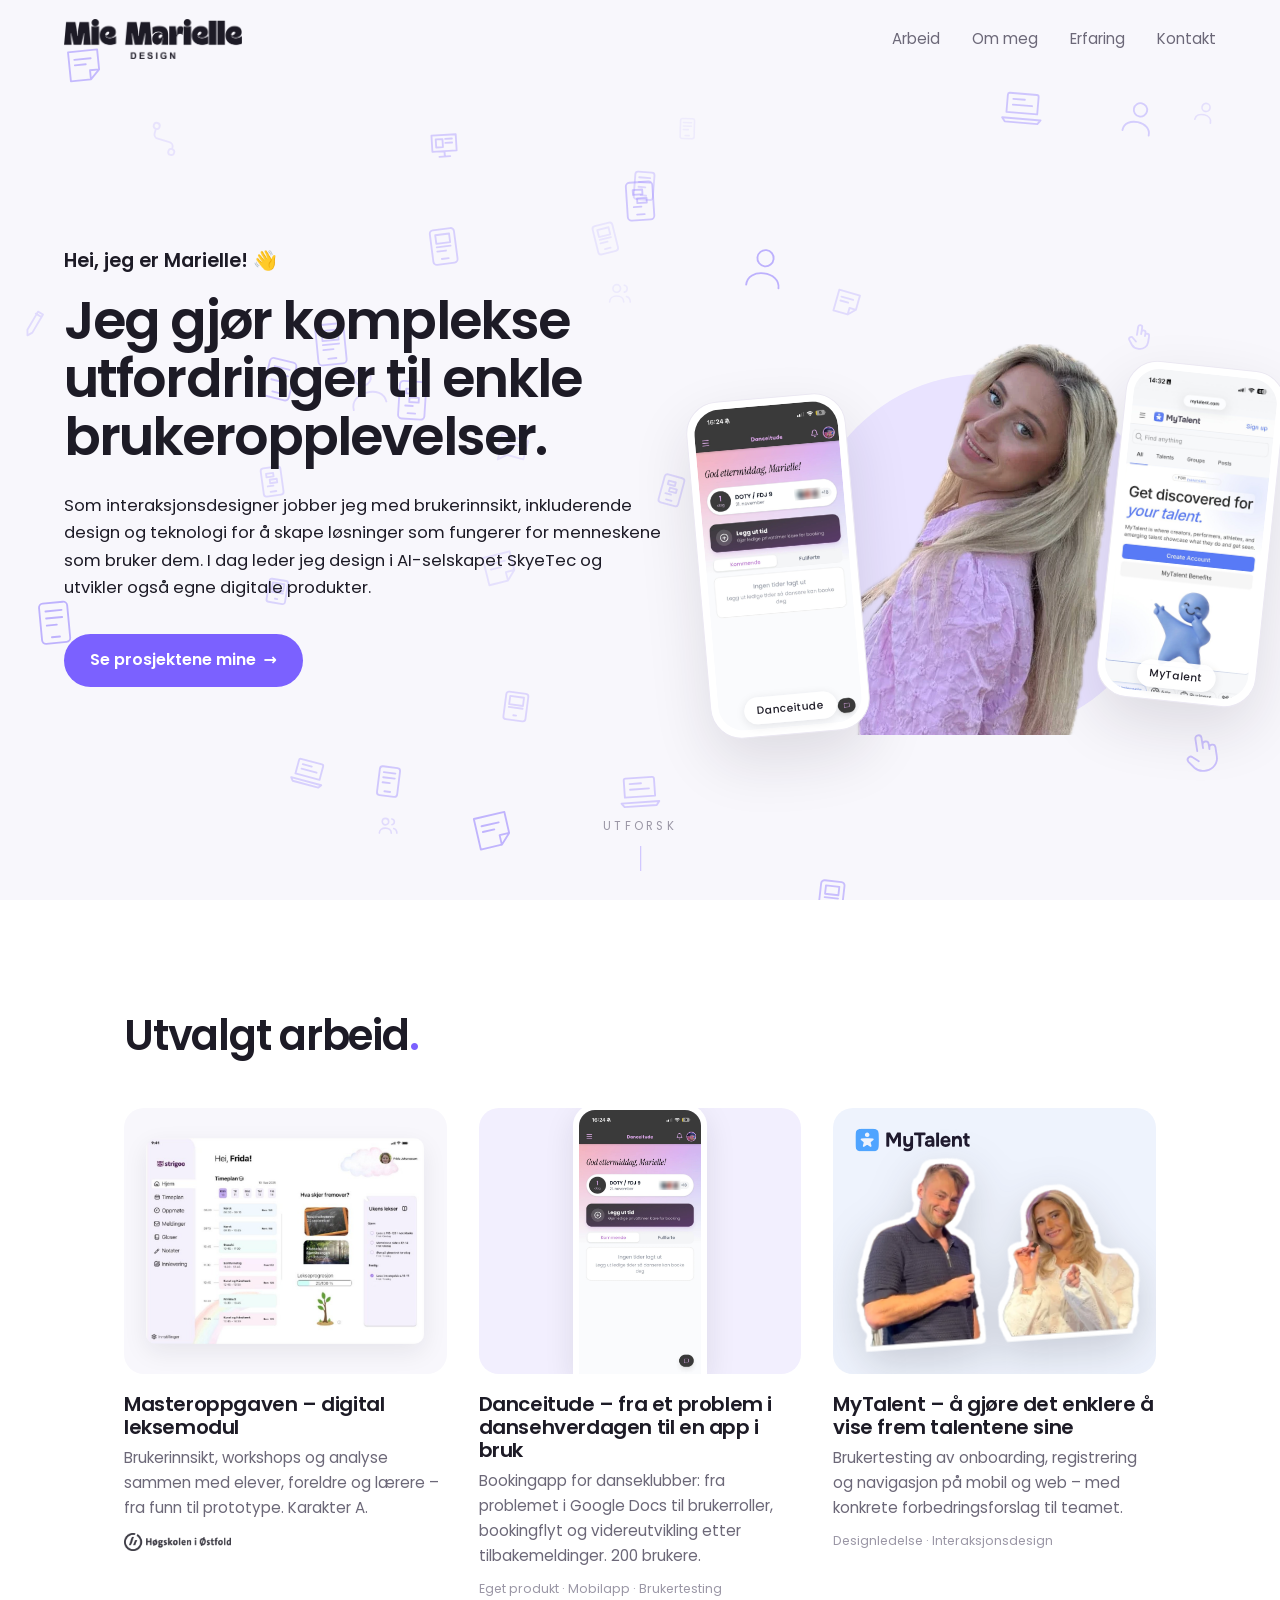
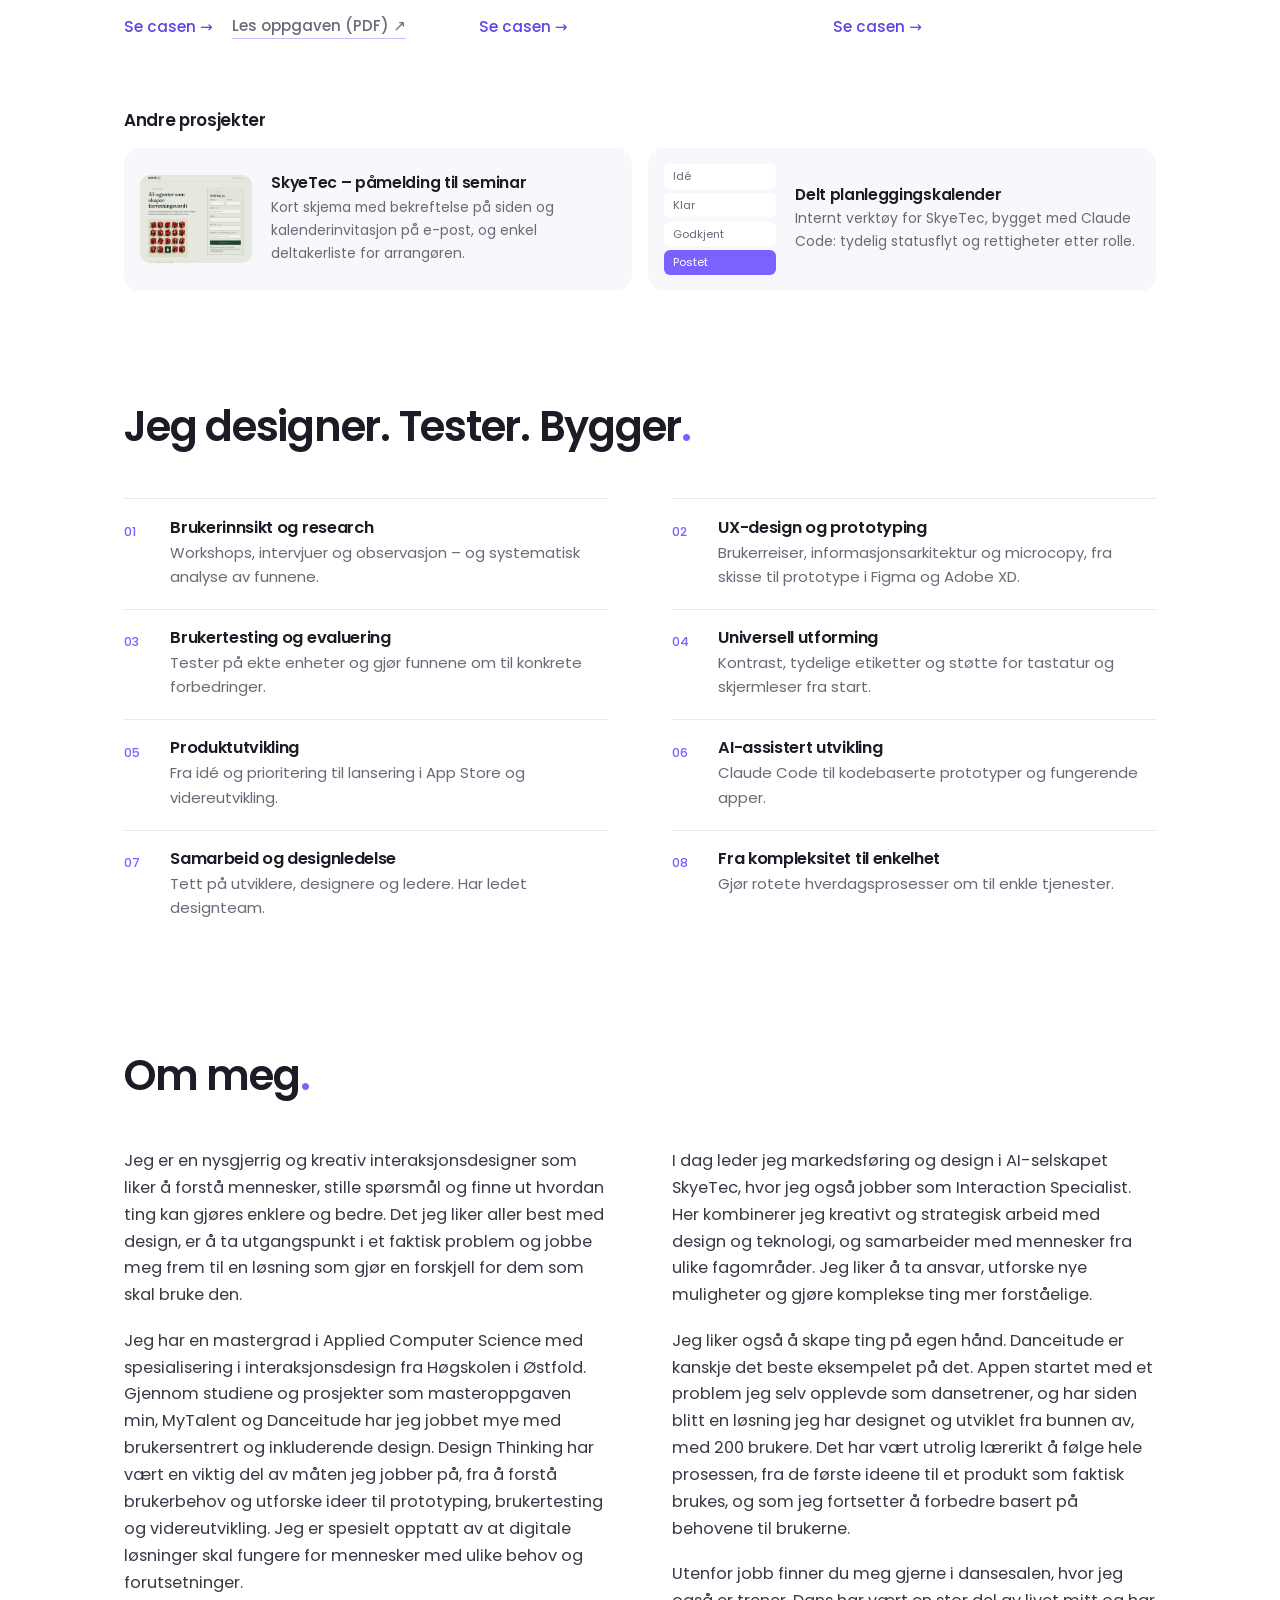
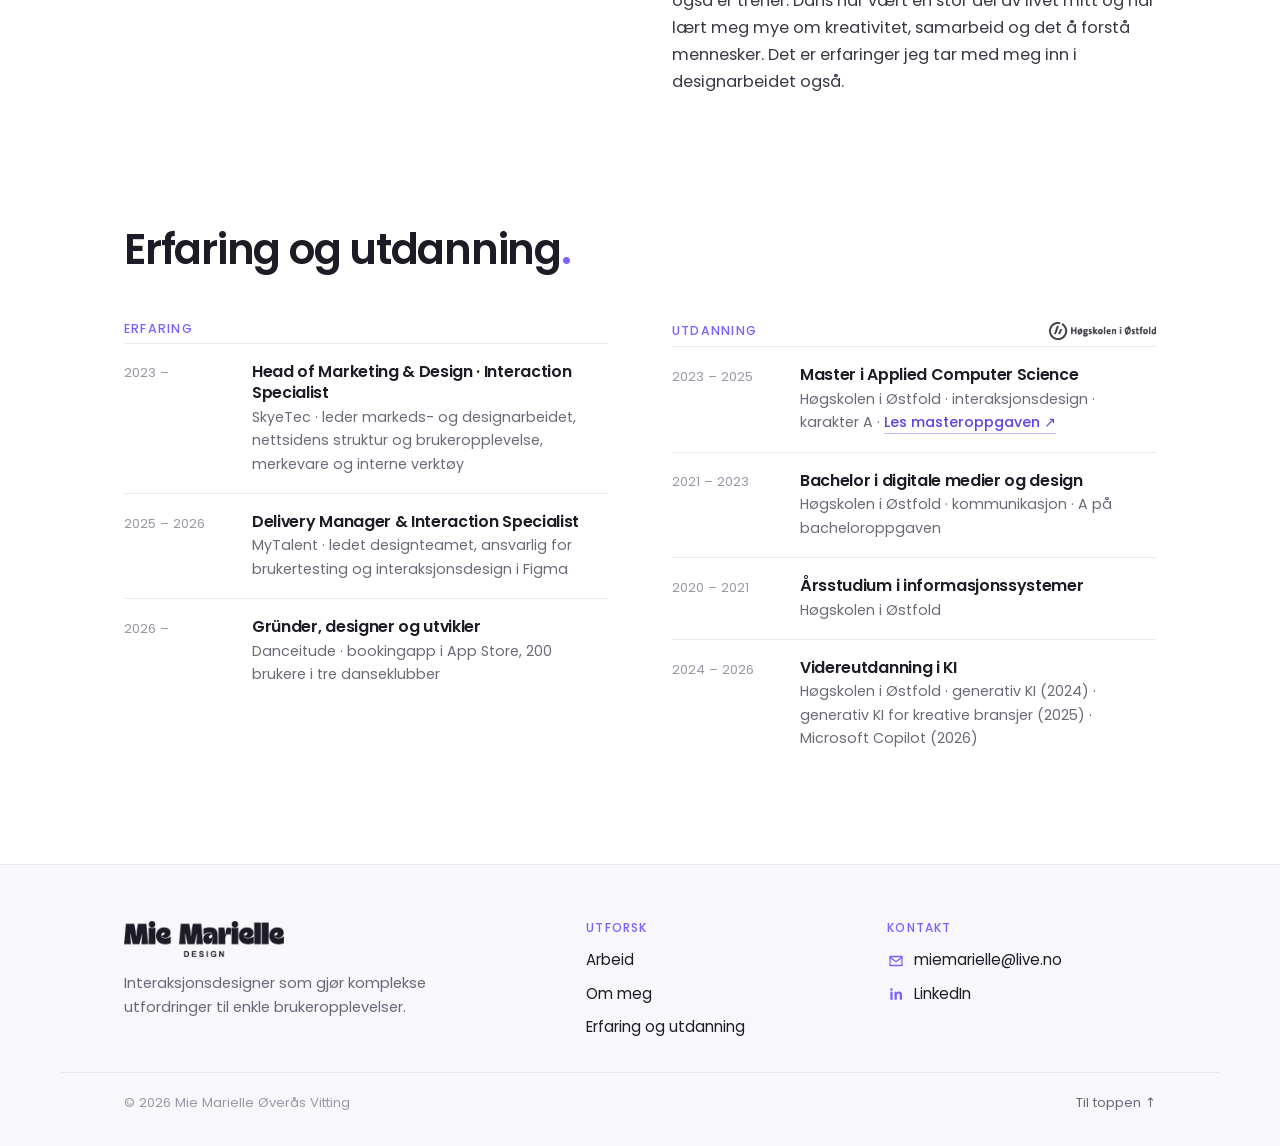
<file: index.html>
<!DOCTYPE html>
<html lang="no">
<head>
  <meta charset="utf-8">
  <meta name="viewport" content="width=device-width, initial-scale=1">
  <title>Mie Marielle — Head of Marketing &amp; Design · Interaction Specialist</title>
  <meta name="description" content="Portefølje for Mie Marielle Øverås Vitting: UX- og interaksjonsdesign, brukerinvolvering og prototyping.">
  <meta property="og:title" content="Mie Marielle Øverås Vitting – portefølje">
  <meta property="og:description" content="Utvalgte prosjekter innen UX- og interaksjonsdesign, brukerinvolvering og prototyping.">
  <meta property="og:image" content="https://mariellevitting.github.io/miemarielle-design/bilder/danceitude-hero.jpg">
  <meta property="og:url" content="https://mariellevitting.github.io/miemarielle-design/">
  <meta property="og:type" content="website">
  <link rel="preconnect" href="https://fonts.googleapis.com">
  <link rel="preconnect" href="https://fonts.gstatic.com" crossorigin>
  <link href="https://fonts.googleapis.com/css2?family=Poppins:ital,wght@0,400;0,500;0,600;0,700;0,800;1,400&display=swap" rel="stylesheet">
  <link rel="stylesheet" href="style.css?v=26">
</head>
<body>

<a class="hopp" href="#arbeid">Hopp til prosjektene</a>

<header class="topp">
  <a href="#" class="logo">
    <img src="bilder/logo-miemarielle.png" alt="Mie Marielle Design" width="190" height="43">
  </a>
  <nav>
    <a href="#arbeid">Arbeid</a>
    <a href="#om">Om meg</a>
    <a href="#erfaring">Erfaring</a>
    <a href="#kontakt">Kontakt</a>
  </nav>
</header>

<section class="hero">
  <canvas id="partikler" aria-hidden="true"></canvas>
  <div class="hero-rutenett">
    <div class="hero-innhold">
    <p class="hero-hei">Hei, jeg er Marielle! <span aria-hidden="true">👋</span></p>
    <h1>Jeg gjør komplekse utfordringer til enkle brukeropplevelser.</h1>
    <p class="ingress">Som interaksjonsdesigner jobber jeg med brukerinnsikt, inkluderende design og teknologi for å skape løsninger som fungerer for menneskene som bruker dem. I dag leder jeg design i AI-selskapet SkyeTec og utvikler også egne digitale produkter.</p>
    <div class="hero-handling">
      <a class="knapp" href="#arbeid">Se prosjektene mine <span aria-hidden="true">→</span></a>
    </div>
    </div>
    <div class="hero-enheter">
      <figure class="hero-meg">
        <span class="hero-sirkel" aria-hidden="true"></span>
        <img src="bilder/meg.webp" alt="Mie Marielle Øverås Vitting" width="511" height="749">
      </figure>
      <div class="telefon telefon-bak" aria-hidden="true"><img src="bilder/mytalent-explore.jpg" alt=""><span class="telefon-navn">MyTalent</span></div>
      <div class="telefon telefon-foran" aria-hidden="true"><img src="bilder/danceitude/trener-forside.jpg?v=2" alt=""><span class="telefon-navn">Danceitude</span></div>
    </div>
  </div>
  <a class="utforsk" href="#arbeid">Utforsk</a>
</section>

<main id="innhold">

  <section id="arbeid" class="arbeid">
    <h2 class="seksjon-tittel">Utvalgt arbeid</h2>
    <div class="prosjekter">
      <div class="prosjekt">
        <a class="prosjekt-dekke" href="masteroppgave.html" aria-label="Se casen: Masteroppgaven – digital leksemodul"></a>
        <div class="prosjekt-bilde pb-master"><img src="bilder/master-prototype.jpg" alt="" loading="lazy"></div>
        <h3>Masteroppgaven – digital leksemodul</h3>
        <p>Brukerinnsikt, workshops og analyse sammen med elever, foreldre og lærere – fra funn til prototype. Karakter A.</p>
        <span class="prosjekt-tags"><img class="hiof-ikon" src="bilder/hiof-logo.png" alt="Høgskolen i Østfold" width="120" height="20"></span>
        <span class="prosjekt-lenker">
          <span class="prosjekt-lenke">Se casen <span aria-hidden="true">→</span></span>
          <a class="prosjekt-pdf" href="dokumenter/masteroppgave-mie-marielle-vitting.pdf" target="_blank" rel="noopener">Les oppgaven (PDF) <span aria-hidden="true">↗</span></a>
        </span>
      </div>
      <a class="prosjekt" href="danceitude.html">
        <div class="prosjekt-bilde pb-danceitude"><img src="bilder/danceitude/trener-forside.jpg?v=2" alt="" loading="lazy"></div>
        <h3>Danceitude – fra et problem i dansehverdagen til en app i bruk</h3>
        <p>Bookingapp for danseklubber: fra problemet i Google Docs til brukerroller, bookingflyt og videreutvikling etter tilbakemeldinger. 200 brukere.</p>
        <span class="prosjekt-tags">Eget produkt · Mobilapp · Brukertesting</span>
        <span class="prosjekt-lenke">Se casen <span aria-hidden="true">→</span></span>
      </a>
      <a class="prosjekt" href="mytalent.html">
        <div class="prosjekt-bilde pb-mytalent"><img class="pb-mytalent-logo" src="bilder/mytalent-logo-mork.svg" alt="" width="150" height="32"><img class="pb-sticker" src="bilder/sticker-mytalent.webp" alt="" loading="lazy"></div>
        <h3>MyTalent – å gjøre det enklere å vise frem talentene sine</h3>
        <p>Brukertesting av onboarding, registrering og navigasjon på mobil og web – med konkrete forbedringsforslag til teamet.</p>
        <span class="prosjekt-tags">Designledelse · Interaksjonsdesign</span>
        <span class="prosjekt-lenke">Se casen <span aria-hidden="true">→</span></span>
      </a>
    </div>

    <h3 class="andre-tittel">Andre prosjekter</h3>
    <div class="andre-prosjekter">
      <div class="annet">
        <img src="bilder/skyetec-pamelding.jpg" alt="Påmeldingsside for SkyeTecs frokostseminar" loading="lazy">
        <div>
          <h4>SkyeTec – påmelding til seminar</h4>
          <p>Kort skjema med bekreftelse på siden og kalenderinvitasjon på e-post, og enkel deltakerliste for arrangøren.</p>
        </div>
      </div>
      <div class="annet">
        <div class="annet-status" aria-hidden="true"><span>Idé</span><span>Klar</span><span>Godkjent</span><span>Postet</span></div>
        <div>
          <h4>Delt planleggingskalender</h4>
          <p>Internt verktøy for SkyeTec, bygget med Claude Code: tydelig statusflyt og rettigheter etter rolle.</p>
        </div>
      </div>
    </div>
  </section>

  <section id="kompetanse" class="kompetanse">
    <h2 class="seksjon-tittel">Jeg designer. Tester. Bygger</h2>
    <ol class="kompetanse-liste">
      <li><span>01</span><div><h3>Brukerinnsikt og research</h3><p>Workshops, intervjuer og observasjon – og systematisk analyse av funnene.</p></div></li>
      <li><span>02</span><div><h3>UX-design og prototyping</h3><p>Brukerreiser, informasjonsarkitektur og microcopy, fra skisse til prototype i Figma og Adobe XD.</p></div></li>
      <li><span>03</span><div><h3>Brukertesting og evaluering</h3><p>Tester på ekte enheter og gjør funnene om til konkrete forbedringer.</p></div></li>
      <li><span>04</span><div><h3>Universell utforming</h3><p>Kontrast, tydelige etiketter og støtte for tastatur og skjermleser fra start.</p></div></li>
      <li><span>05</span><div><h3>Produktutvikling</h3><p>Fra idé og prioritering til lansering i App Store og videreutvikling.</p></div></li>
      <li><span>06</span><div><h3>AI-assistert utvikling</h3><p>Claude Code til kodebaserte prototyper og fungerende apper.</p></div></li>
      <li><span>07</span><div><h3>Samarbeid og designledelse</h3><p>Tett på utviklere, designere og ledere. Har ledet designteam.</p></div></li>
      <li><span>08</span><div><h3>Fra kompleksitet til enkelhet</h3><p>Gjør rotete hverdagsprosesser om til enkle tjenester.</p></div></li>
    </ol>
  </section>

  <section id="om" class="om">
    <h2 class="seksjon-tittel">Om meg</h2>
    <div class="om-tekst">
      <div class="om-kolonne">
        <p>Jeg er en nysgjerrig og kreativ interaksjonsdesigner som liker å forstå mennesker, stille spørsmål og finne ut hvordan ting kan gjøres enklere og bedre. Det jeg liker aller best med design, er å ta utgangspunkt i et faktisk problem og jobbe meg frem til en løsning som gjør en forskjell for dem som skal bruke den.</p>
        <p>Jeg har en mastergrad i Applied Computer Science med spesialisering i interaksjonsdesign fra Høgskolen i Østfold. Gjennom studiene og prosjekter som masteroppgaven min, MyTalent og Danceitude har jeg jobbet mye med brukersentrert og inkluderende design. Design Thinking har vært en viktig del av måten jeg jobber på, fra å forstå brukerbehov og utforske ideer til prototyping, brukertesting og videreutvikling. Jeg er spesielt opptatt av at digitale løsninger skal fungere for mennesker med ulike behov og forutsetninger.</p>
      </div>
      <div class="om-kolonne">
        <p>I dag leder jeg markedsføring og design i AI-selskapet SkyeTec, hvor jeg også jobber som Interaction Specialist. Her kombinerer jeg kreativt og strategisk arbeid med design og teknologi, og samarbeider med mennesker fra ulike fagområder. Jeg liker å ta ansvar, utforske nye muligheter og gjøre komplekse ting mer forståelige.</p>
        <p>Jeg liker også å skape ting på egen hånd. Danceitude er kanskje det beste eksempelet på det. Appen startet med et problem jeg selv opplevde som dansetrener, og har siden blitt en løsning jeg har designet og utviklet fra bunnen av, med 200 brukere. Det har vært utrolig lærerikt å følge hele prosessen, fra de første ideene til et produkt som faktisk brukes, og som jeg fortsetter å forbedre basert på behovene til brukerne.</p>
        <p>Utenfor jobb finner du meg gjerne i dansesalen, hvor jeg også er trener. Dans har vært en stor del av livet mitt og har lært meg mye om kreativitet, samarbeid og det å forstå mennesker. Det er erfaringer jeg tar med meg inn i designarbeidet også.</p>
      </div>
    </div>
  </section>

  <section id="erfaring" class="erfaring-utdanning">
    <h2 class="seksjon-tittel">Erfaring og utdanning</h2>
    <div class="eu-kolonner">
      <div>
        <h3 class="eu-tittel">Erfaring</h3>
        <ol class="eu-liste">
          <li><span class="aar">2023 –</span><div><h4>Head of Marketing &amp; Design · Interaction Specialist</h4><p>SkyeTec · leder markeds- og designarbeidet, nettsidens struktur og brukeropplevelse, merkevare og interne verktøy</p></div></li>
          <li><span class="aar">2025 – 2026</span><div><h4>Delivery Manager &amp; Interaction Specialist</h4><p>MyTalent · ledet designteamet, ansvarlig for brukertesting og interaksjonsdesign i Figma</p></div></li>
          <li><span class="aar">2026 –</span><div><h4>Gründer, designer og utvikler</h4><p>Danceitude · bookingapp i App Store, 200 brukere i tre danseklubber</p></div></li>
        </ol>
      </div>
      <div>
        <h3 class="eu-tittel">Utdanning <img class="hiof-ikon" src="bilder/hiof-logo.png" alt="ved Høgskolen i Østfold" width="120" height="20"></h3>
        <ol class="eu-liste">
          <li><span class="aar">2023 – 2025</span><div><h4>Master i Applied Computer Science</h4><p>Høgskolen i Østfold · interaksjonsdesign · karakter A · <a class="lenke-pil" href="dokumenter/masteroppgave-mie-marielle-vitting.pdf" target="_blank" rel="noopener">Les masteroppgaven ↗</a></p></div></li>
          <li><span class="aar">2021 – 2023</span><div><h4>Bachelor i digitale medier og design</h4><p>Høgskolen i Østfold · kommunikasjon · A på bacheloroppgaven</p></div></li>
          <li><span class="aar">2020 – 2021</span><div><h4>Årsstudium i informasjonssystemer</h4><p>Høgskolen i Østfold</p></div></li>
          <li><span class="aar">2024 – 2026</span><div><h4>Videreutdanning i KI</h4><p>Høgskolen i Østfold · generativ KI (2024) · generativ KI for kreative bransjer (2025) · Microsoft Copilot (2026)</p></div></li>
        </ol>
      </div>
    </div>
  </section>

</main>

<footer class="bunn" id="kontakt">
  <div class="bunn-innhold">
    <div class="bunn-merke">
      <a href="#" class="bunn-logo"><img src="bilder/logo-miemarielle.png" alt="Mie Marielle Design" width="160" height="36"></a>
      <p>Interaksjonsdesigner som gjør komplekse utfordringer til enkle brukeropplevelser.</p>
    </div>
    <nav class="bunn-kolonne" aria-label="Snarveier">
      <h2>Utforsk</h2>
      <a href="#arbeid">Arbeid</a>
      <a href="#om">Om meg</a>
      <a href="#erfaring">Erfaring og utdanning</a>
    </nav>
    <div class="bunn-kolonne">
      <h2>Kontakt</h2>
      <a href="mailto:miemarielle@live.no">
        <svg viewBox="0 0 24 24" aria-hidden="true"><path d="M4 6h16v12H4z M4 7l8 6 8-6" fill="none" stroke="currentColor" stroke-width="1.7" stroke-linejoin="round"/></svg>
        miemarielle@live.no
      </a>
      <a href="https://www.linkedin.com/in/miemarielle/" target="_blank" rel="noopener">
        <svg viewBox="0 0 24 24" aria-hidden="true"><path d="M4.5 9h3v10.5h-3z M6 4.3a1.75 1.75 0 1 1 0 3.5 1.75 1.75 0 0 1 0-3.5z M10 9h2.9v1.5c.5-.9 1.7-1.8 3.4-1.8 3.2 0 3.7 2 3.7 4.7v6.1h-3v-5.4c0-1.3 0-2.9-1.8-2.9s-2.1 1.4-2.1 2.8v5.5h-3z" fill="currentColor"/></svg>
        LinkedIn
      </a>
    </div>
  </div>
  <div class="bunn-linje">
    <span>© 2026 Mie Marielle Øverås Vitting</span>
    <a href="#" class="til-toppen">Til toppen <span aria-hidden="true">↑</span></a>
  </div>
</footer>

<script src="script.js?v=14"></script>

</body>
</html>
</file>
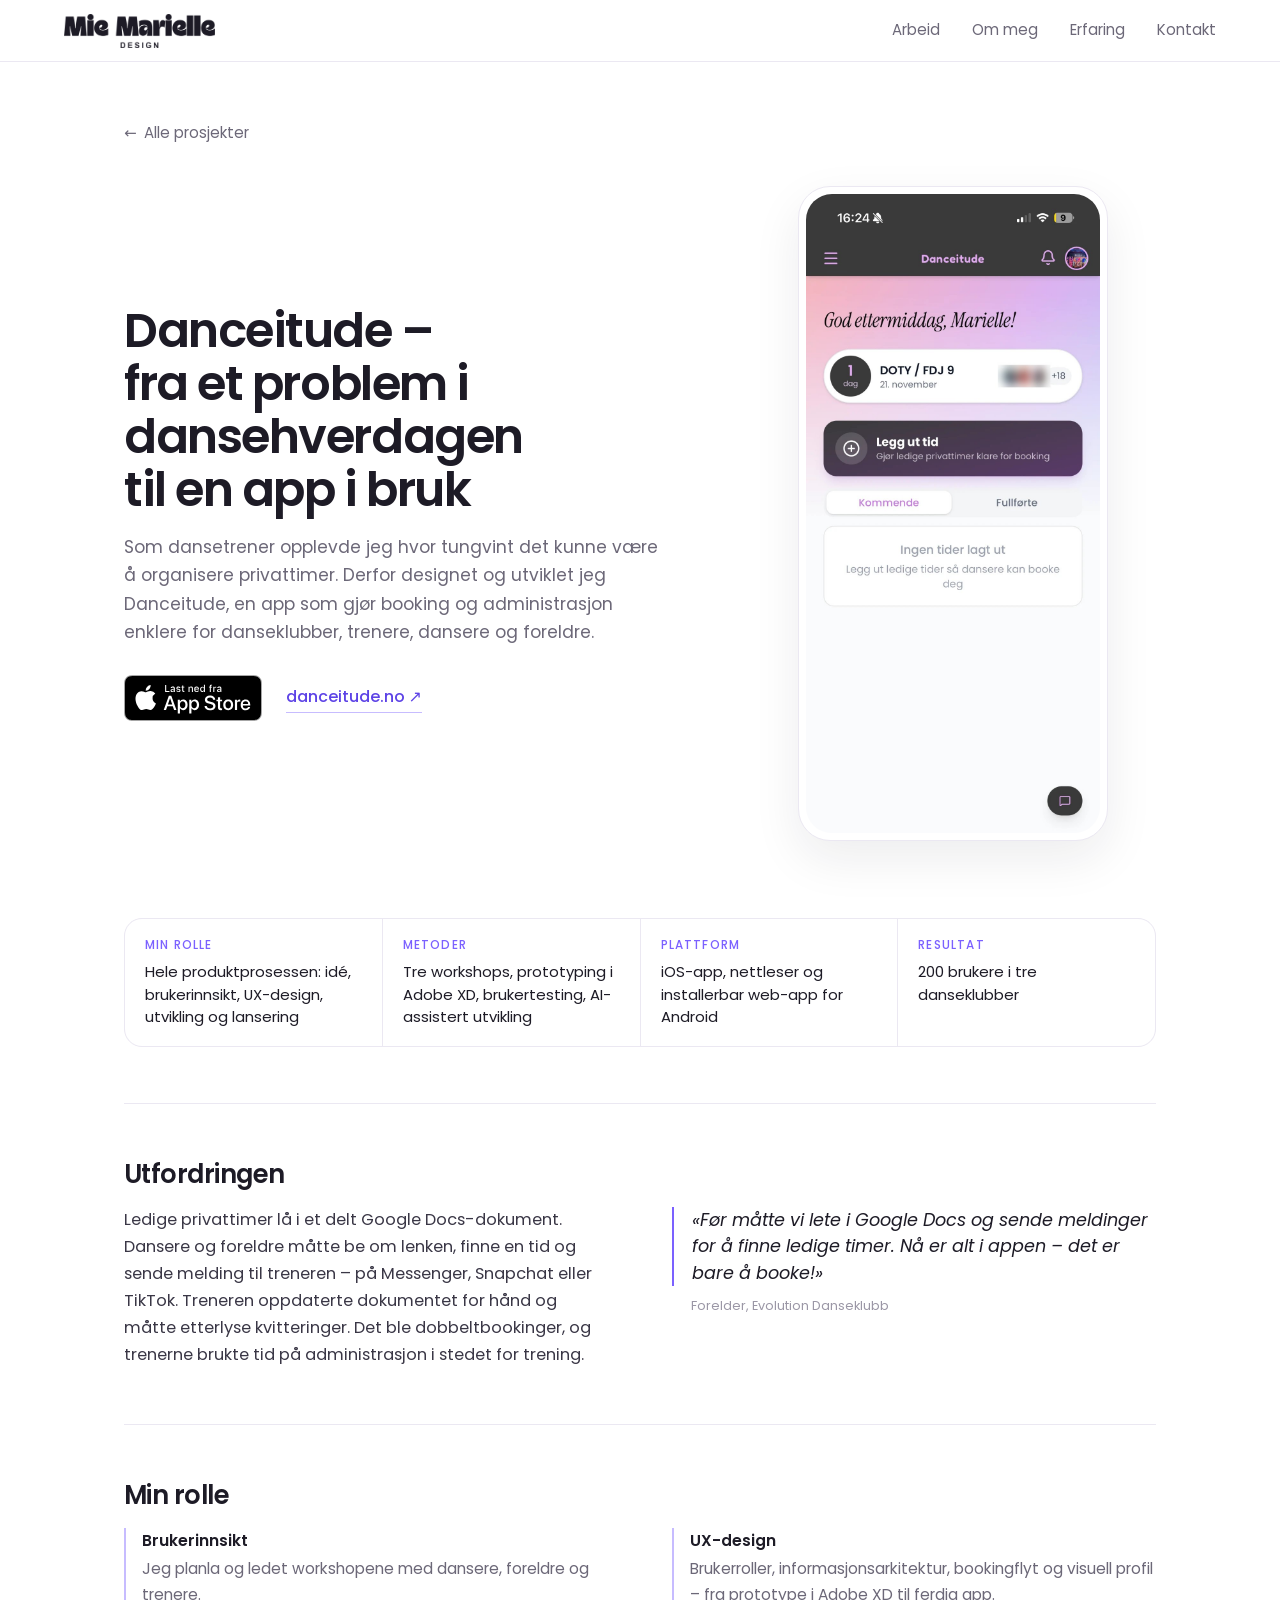
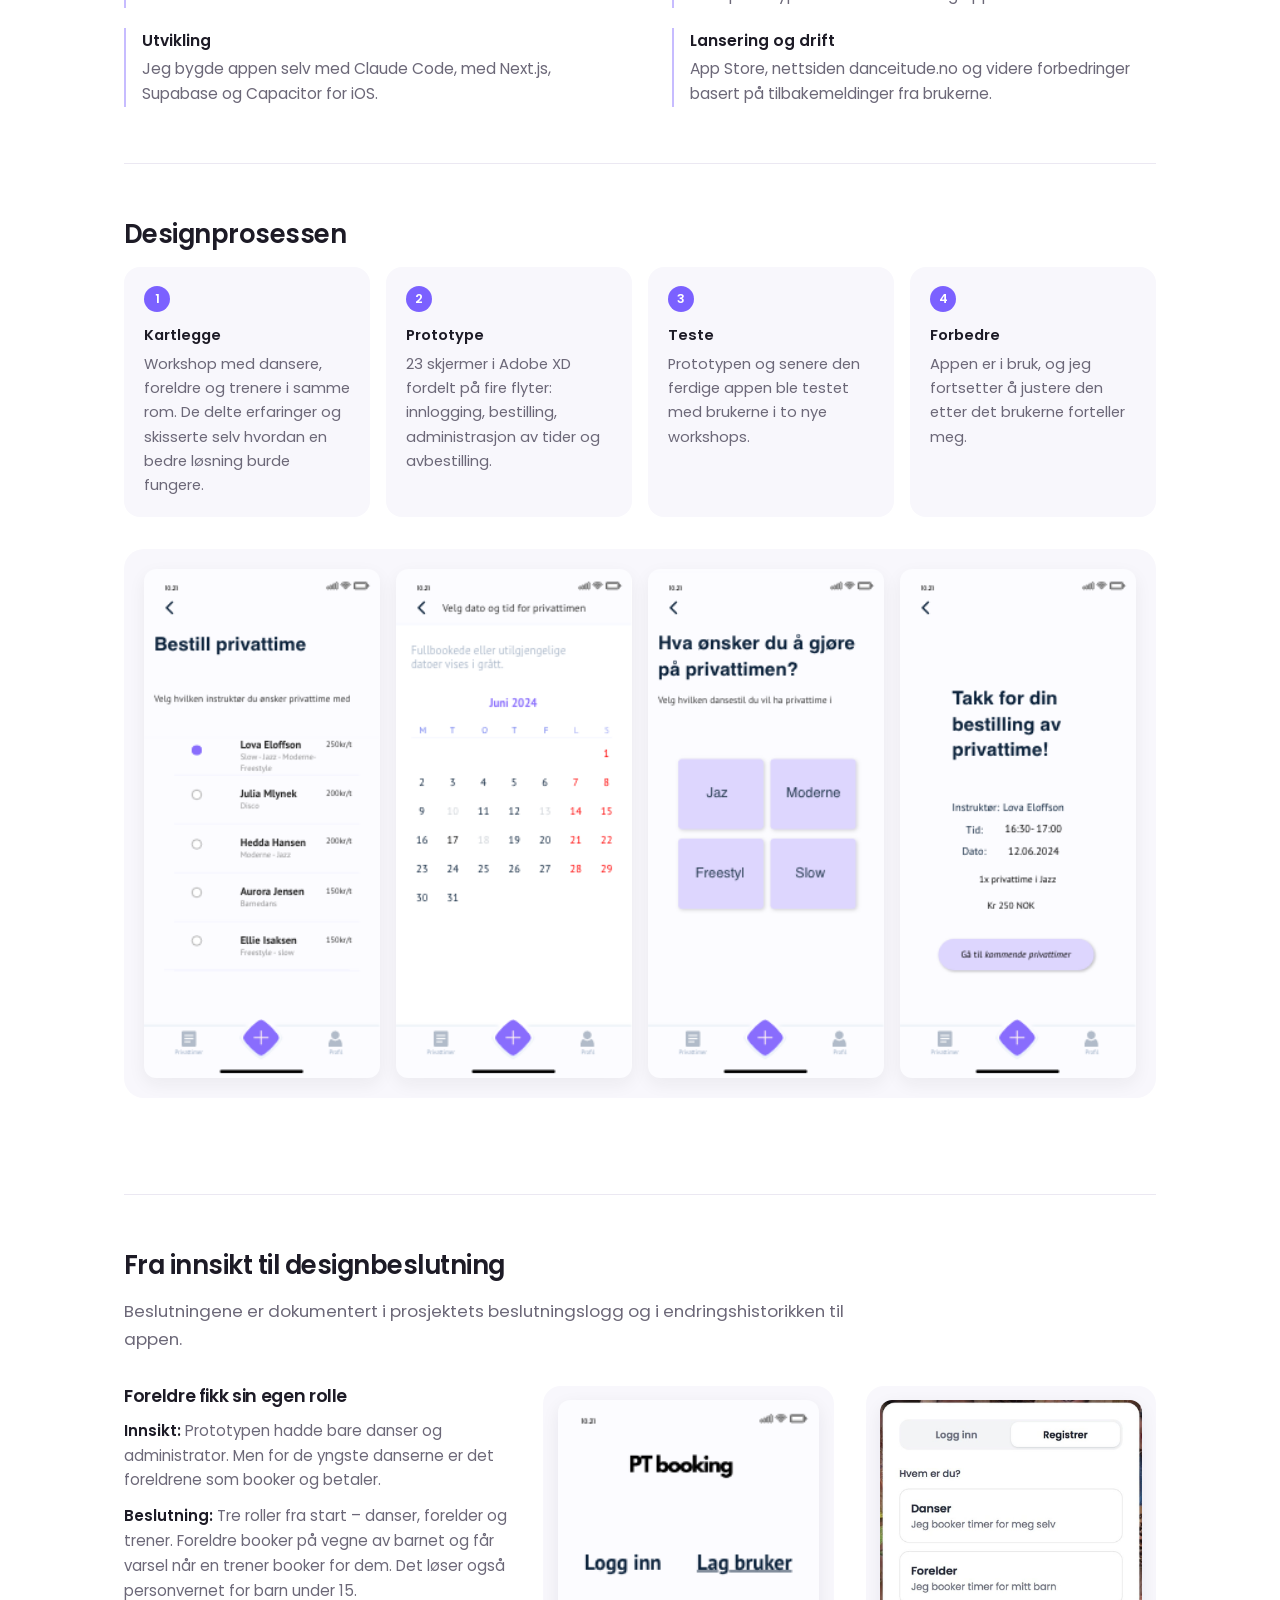
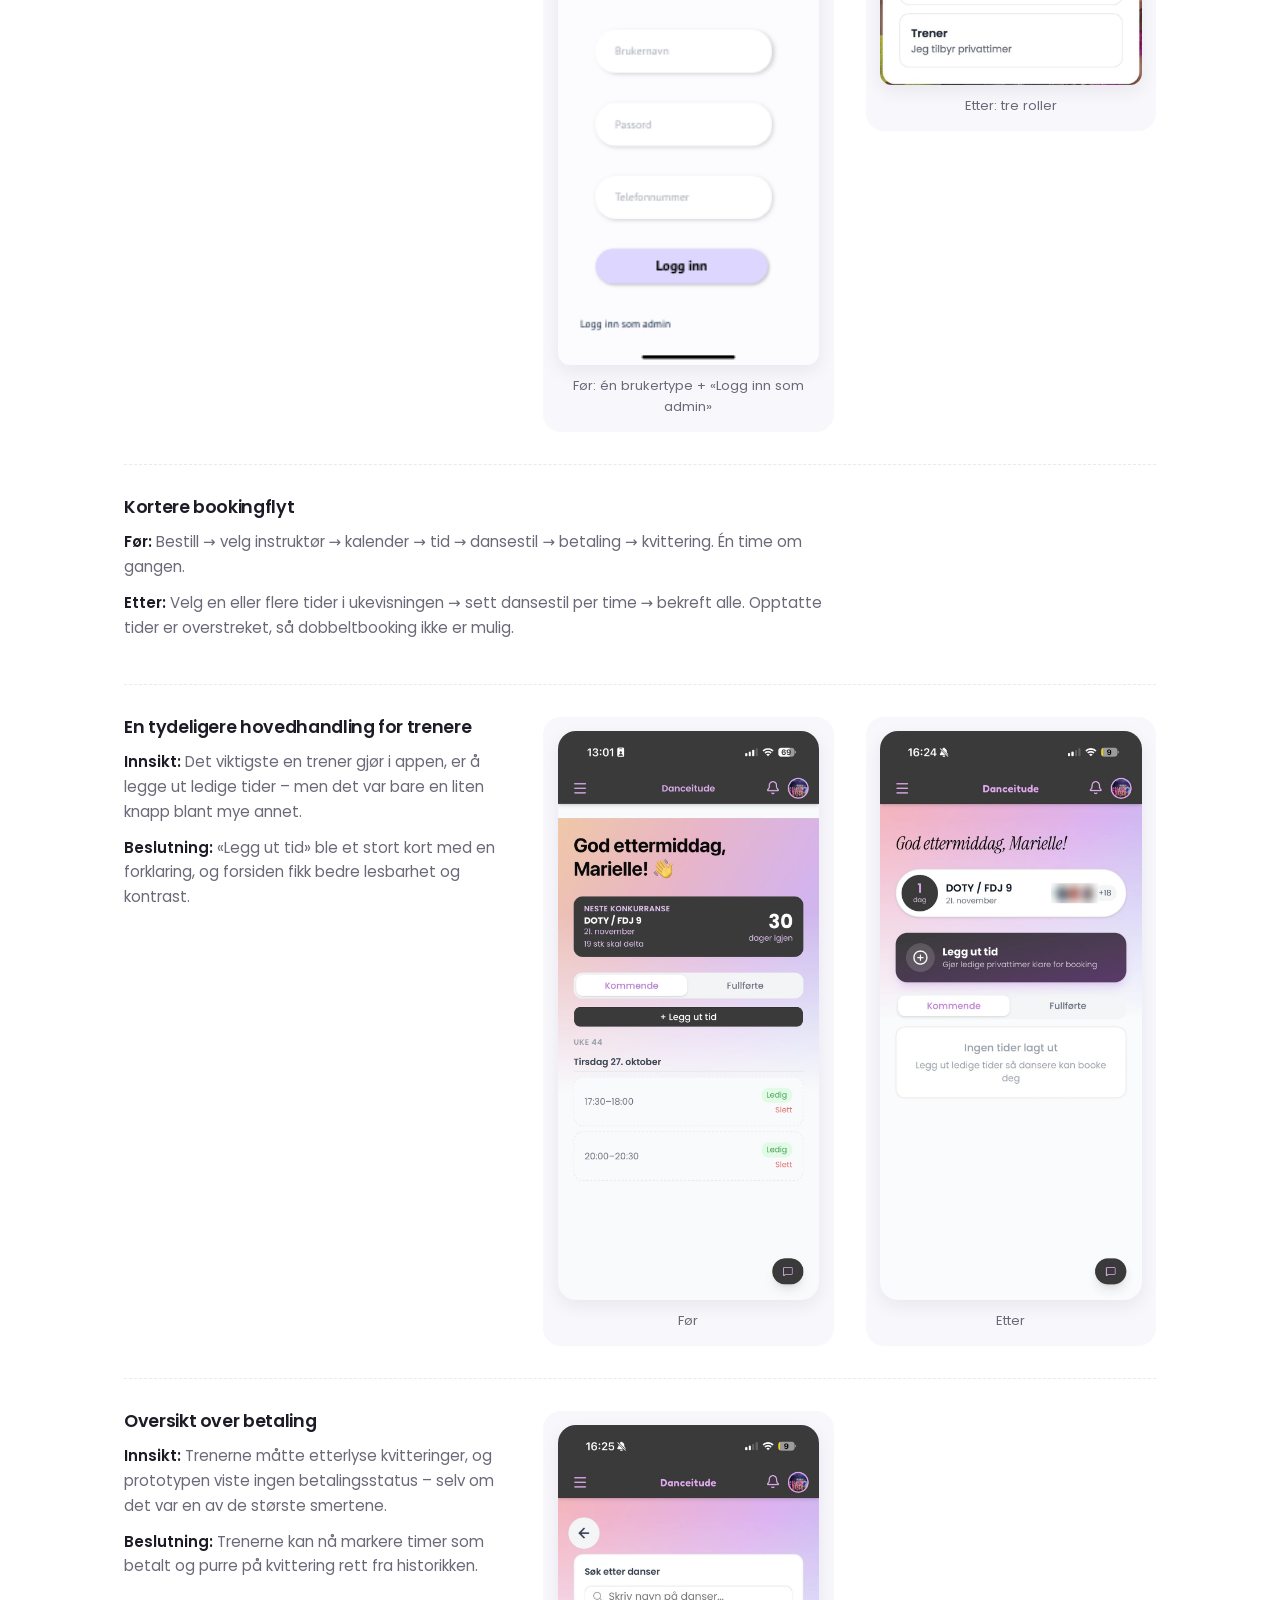
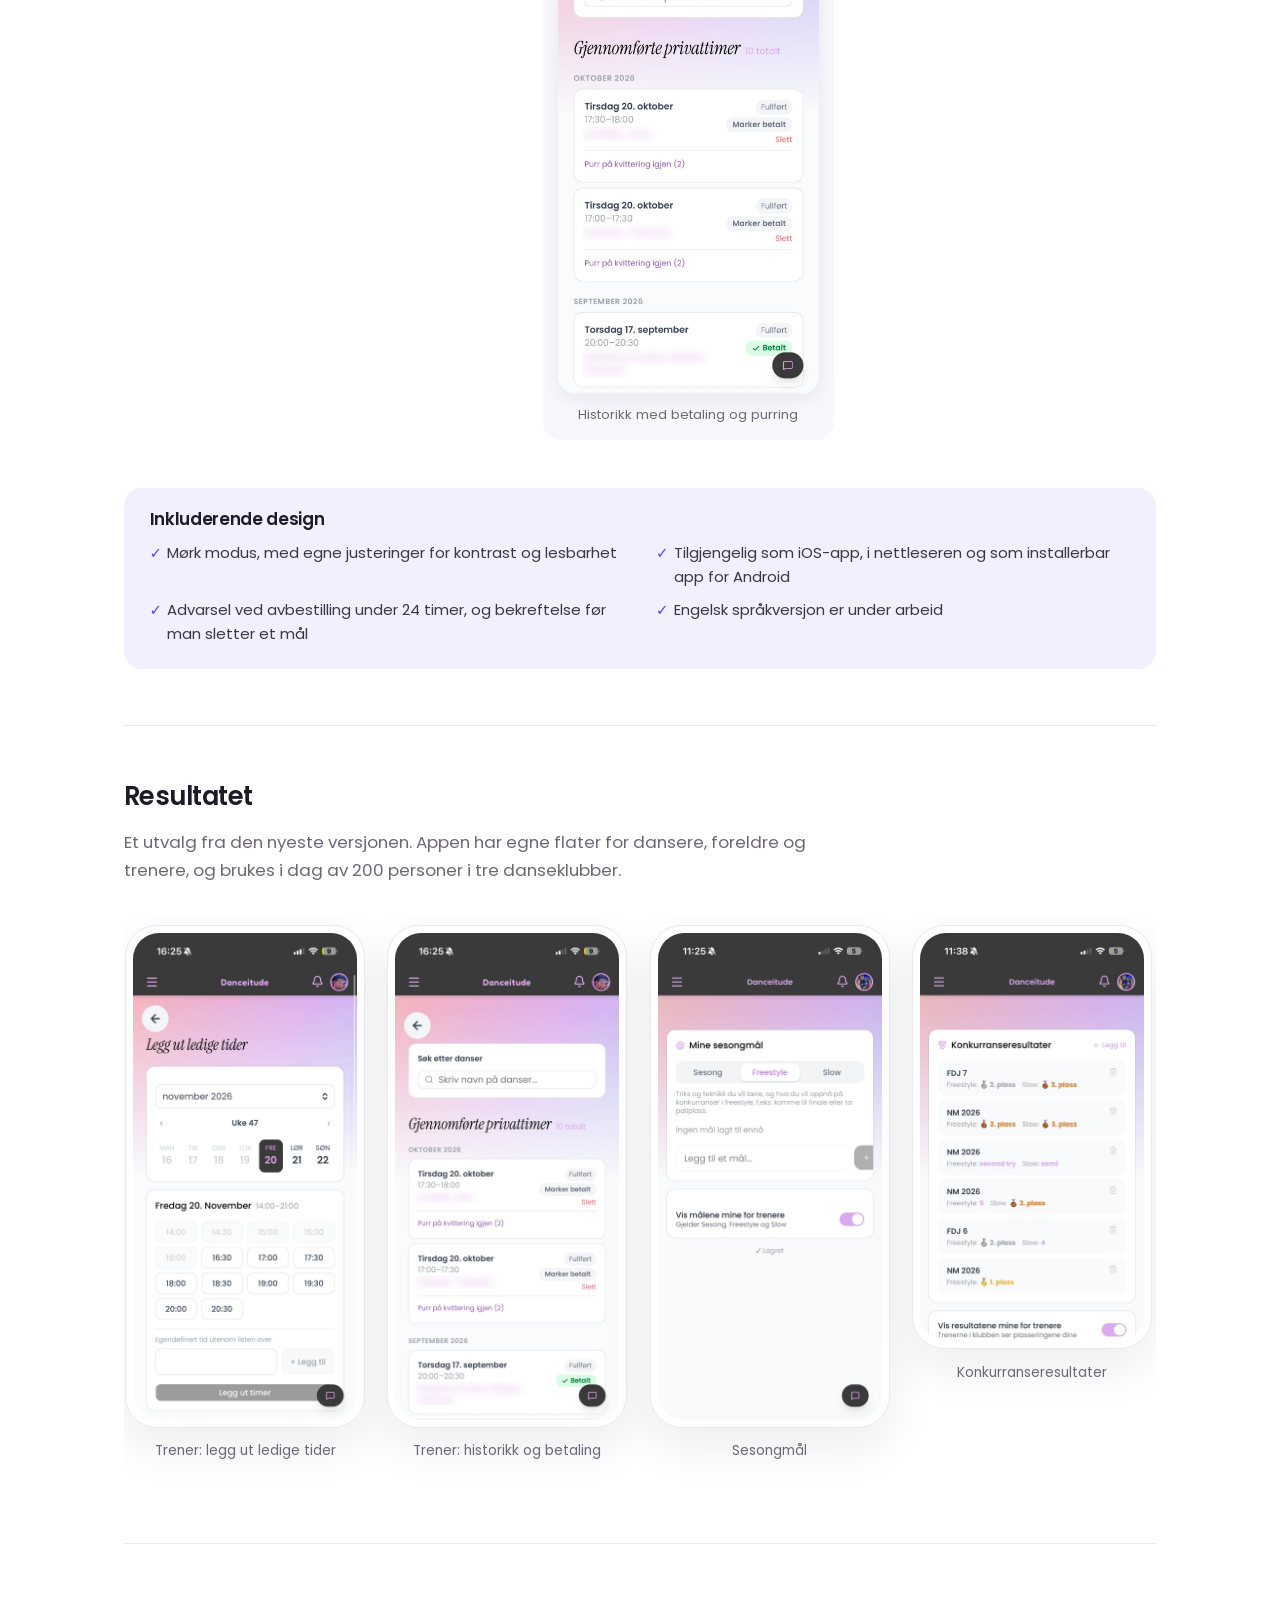
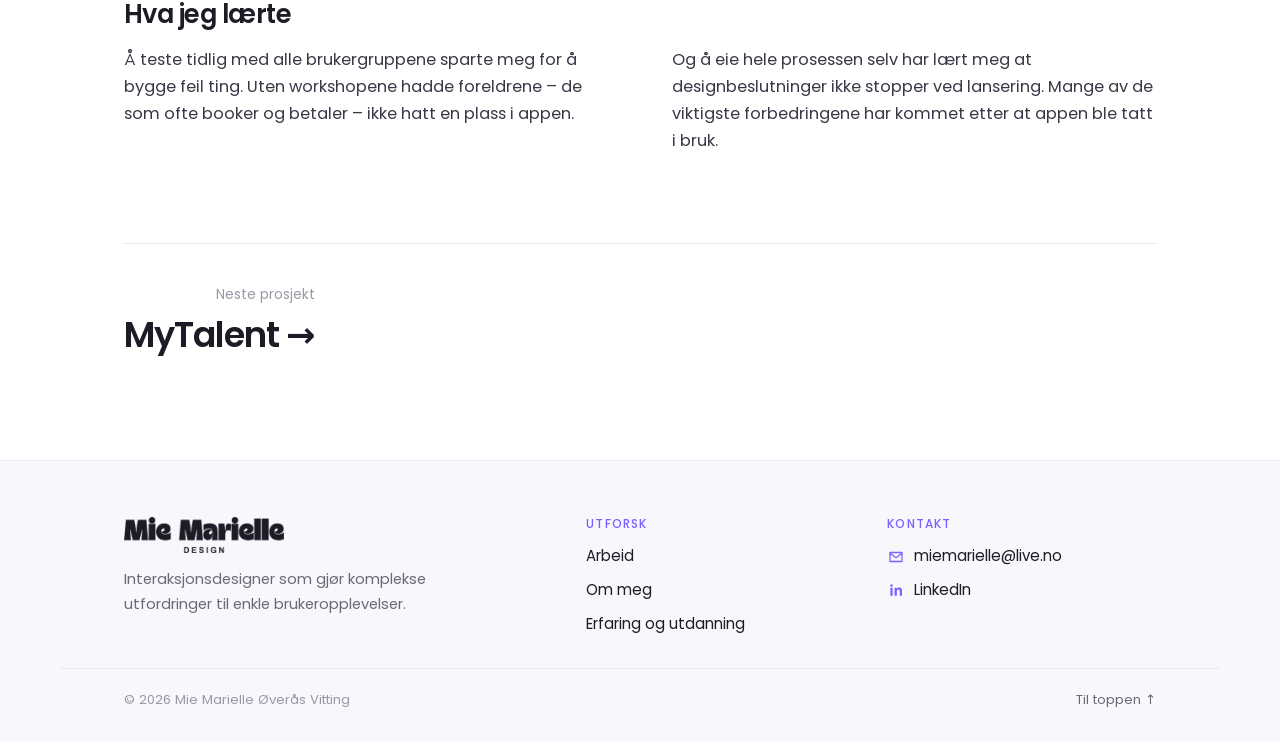
<file: danceitude.html>
<!DOCTYPE html>
<html lang="no">
<head>
  <meta charset="utf-8">
  <meta name="viewport" content="width=device-width, initial-scale=1">
  <title>Danceitude – fra et problem i dansehverdagen til en app i bruk | Mie Marielle</title>
  <meta name="description" content="Hvordan en bookingapp for danseklubber ble utviklet sammen med dansere, foreldre og trenere – fra Google Docs til App Store.">
  <meta property="og:title" content="Danceitude – UX-case | Mie Marielle">
  <meta property="og:description" content="Hvordan en bookingapp for danseklubber ble utviklet sammen med dansere, foreldre og trenere – fra Google Docs til App Store.">
  <meta property="og:image" content="https://mariellevitting.github.io/miemarielle-design/bilder/danceitude/trener-forside.jpg">
  <meta property="og:url" content="https://mariellevitting.github.io/miemarielle-design/danceitude.html">
  <meta property="og:type" content="website">
  <link rel="preconnect" href="https://fonts.googleapis.com">
  <link rel="preconnect" href="https://fonts.gstatic.com" crossorigin>
  <link href="https://fonts.googleapis.com/css2?family=Poppins:ital,wght@0,400;0,500;0,600;0,700;0,800;1,400&display=swap" rel="stylesheet">
  <link rel="stylesheet" href="style.css?v=26">
</head>
<body class="caseside">

<a class="hopp" href="#innhold">Hopp til innholdet</a>

<header class="topp">
  <a href="index.html" class="logo">
    <img src="bilder/logo-miemarielle.png" alt="Mie Marielle Design" width="190" height="43">
  </a>
  <nav>
    <a href="index.html#arbeid">Arbeid</a>
    <a href="index.html#om">Om meg</a>
    <a href="index.html#erfaring">Erfaring</a>
    <a href="index.html#kontakt">Kontakt</a>
  </nav>
</header>

<main id="innhold" class="case-main">
  <a class="tilbake" href="index.html#arbeid"><span aria-hidden="true">←</span> Alle prosjekter</a>

    <article class="case-bred di-case ux-case">

      <div class="di-intro">
        <div class="di-intro-tekst">
          <h1>Danceitude – fra et problem i dansehverdagen til en app i bruk</h1>
          <p class="case-ingress">Som dansetrener opplevde jeg hvor tungvint det kunne være å organisere privattimer. Derfor designet og utviklet jeg Danceitude, en app som gjør booking og administrasjon enklere for danseklubber, trenere, dansere og foreldre.</p>
          <div class="di-lenker">
            <a class="di-appstore" href="https://apps.apple.com/no/app/danceitude/id6800676215" target="_blank" rel="noopener">
              <img src="bilder/app-store-merke.svg" alt="Last ned Danceitude fra App Store" width="144" height="48">
            </a>
            <a class="lenke-pil" href="https://www.danceitude.no" target="_blank" rel="noopener">danceitude.no <span aria-hidden="true">↗</span></a>
          </div>
        </div>
        <figure class="di-telefon di-stor">
          <div class="di-ramme"><img src="bilder/danceitude/trener-forside.jpg?v=2" alt="Trenerens forside i Danceitude med nedtelling til neste konkurranse og en tydelig knapp for å legge ut tid"></div>
        </figure>
      </div>

      <dl class="prosjektinfo">
        <div><dt>Min rolle</dt><dd>Hele produktprosessen: idé, brukerinnsikt, UX-design, utvikling og lansering</dd></div>
        <div><dt>Metoder</dt><dd>Tre workshops, prototyping i Adobe XD, brukertesting, AI-assistert utvikling</dd></div>
        <div><dt>Plattform</dt><dd>iOS-app, nettleser og installerbar web-app for Android</dd></div>
        <div><dt>Resultat</dt><dd>200 brukere i tre danseklubber</dd></div>
      </dl>

      <section class="di-del di-problem">
        <h4>Utfordringen</h4>
        <div class="di-to-kol">
          <p>Ledige privattimer lå i et delt Google Docs-dokument. Dansere og foreldre måtte be om lenken, finne en tid og sende melding til treneren – på Messenger, Snapchat eller TikTok. Treneren oppdaterte dokumentet for hånd og måtte etterlyse kvitteringer. Det ble dobbeltbookinger, og trenerne brukte tid på administrasjon i stedet for trening.</p>
          <figure class="sitat">
            <blockquote>«Før måtte vi lete i Google Docs og sende meldinger for å finne ledige timer. Nå er alt i appen – det er bare å booke!»</blockquote>
            <figcaption>Forelder, Evolution Danseklubb</figcaption>
          </figure>
        </div>
      </section>

      <section class="di-del">
        <h4>Min rolle</h4>
        <ul class="rolle-liste">
          <li><b>Brukerinnsikt</b> Jeg planla og ledet workshopene med dansere, foreldre og trenere.</li>
          <li><b>UX-design</b> Brukerroller, informasjonsarkitektur, bookingflyt og visuell profil – fra prototype i Adobe XD til ferdig app.</li>
          <li><b>Utvikling</b> Jeg bygde appen selv med Claude Code, med Next.js, Supabase og Capacitor for iOS.</li>
          <li><b>Lansering og drift</b> App Store, nettsiden danceitude.no og videre forbedringer basert på tilbakemeldinger fra brukerne.</li>
        </ul>
      </section>

      <section class="di-del">
        <h4>Designprosessen</h4>
        <ol class="prosess-rad">
          <li><span>1</span><b>Kartlegge</b> Workshop med dansere, foreldre og trenere i samme rom. De delte erfaringer og skisserte selv hvordan en bedre løsning burde fungere.</li>
          <li><span>2</span><b>Prototype</b> 23 skjermer i Adobe XD fordelt på fire flyter: innlogging, bestilling, administrasjon av tider og avbestilling.</li>
          <li><span>3</span><b>Teste</b> Prototypen og senere den ferdige appen ble testet med brukerne i to nye workshops.</li>
          <li><span>4</span><b>Forbedre</b> Appen er i bruk, og jeg fortsetter å justere den etter det brukerne forteller meg.</li>
        </ol>
        <div class="workshop-galleri di-xd-galleri">
          <figure><img src="bilder/xd-12_Bestill_privattime.png" alt="Prototype: bestill privattime – velg instruktør" loading="lazy"></figure>
          <figure><img src="bilder/xd-13_Kalender.png" alt="Prototype: velg dato i kalender" loading="lazy"></figure>
          <figure><img src="bilder/xd-16_Velg_dans.png" alt="Prototype: velg dansestil" loading="lazy"></figure>
          <figure><img src="bilder/xd-19_Takk.png" alt="Prototype: bekreftelse på bestilling" loading="lazy"></figure>
        </div>
      </section>

      <section class="di-del">
        <h4>Fra innsikt til designbeslutning</h4>
        <p class="di-lead">Beslutningene er dokumentert i prosjektets beslutningslogg og i endringshistorikken til appen.</p>

        <div class="foer-etter">
          <div class="fe-tekst">
            <h5>Foreldre fikk sin egen rolle</h5>
            <p><b>Innsikt:</b> Prototypen hadde bare danser og administrator. Men for de yngste danserne er det foreldrene som booker og betaler.</p>
            <p><b>Beslutning:</b> Tre roller fra start – danser, forelder og trener. Foreldre booker på vegne av barnet og får varsel når en trener booker for dem. Det løser også personvernet for barn under 15.</p>
          </div>
          <figure class="fe-bilde">
            <img src="bilder/xd-03_Lag_bruker.png" alt="Før: registrering i prototypen uten valg av rolle, med en egen lenke for å logge inn som admin" loading="lazy">
            <figcaption>Før: én brukertype + «Logg inn som admin»</figcaption>
          </figure>
          <figure class="fe-bilde">
            <img src="bilder/danceitude/velg-rolle.jpg" alt="Etter: «Hvem er du?» med valgene Danser, Forelder og Trener" loading="lazy">
            <figcaption>Etter: tre roller</figcaption>
          </figure>
        </div>

        <div class="foer-etter fe-bare-tekst">
          <div class="fe-tekst">
            <h5>Kortere bookingflyt</h5>
            <p><b>Før:</b> Bestill → velg instruktør → kalender → tid → dansestil → betaling → kvittering. Én time om gangen.</p>
            <p><b>Etter:</b> Velg en eller flere tider i ukevisningen → sett dansestil per time → bekreft alle. Opptatte tider er overstreket, så dobbeltbooking ikke er mulig.</p>
          </div>
        </div>

        <div class="foer-etter">
          <div class="fe-tekst">
            <h5>En tydeligere hovedhandling for trenere</h5>
            <p><b>Innsikt:</b> Det viktigste en trener gjør i appen, er å legge ut ledige tider – men det var bare en liten knapp blant mye annet.</p>
            <p><b>Beslutning:</b> «Legg ut tid» ble et stort kort med en forklaring, og forsiden fikk bedre lesbarhet og kontrast.</p>
          </div>
          <figure class="fe-bilde fe-telefon">
            <img src="bilder/danceitude/trener-forside-foer.jpg" alt="Før: trenerens forside med en liten knapp for å legge ut tid" loading="lazy">
            <figcaption>Før</figcaption>
          </figure>
          <figure class="fe-bilde fe-telefon">
            <img src="bilder/danceitude/trener-forside.jpg?v=2" alt="Etter: trenerens forside med et stort kort «Legg ut tid – gjør ledige privattimer klare for booking»" loading="lazy">
            <figcaption>Etter</figcaption>
          </figure>
        </div>

        <div class="foer-etter fe-uten-foer">
          <div class="fe-tekst">
            <h5>Oversikt over betaling</h5>
            <p><b>Innsikt:</b> Trenerne måtte etterlyse kvitteringer, og prototypen viste ingen betalingsstatus – selv om det var en av de største smertene.</p>
            <p><b>Beslutning:</b> Trenerne kan nå markere timer som betalt og purre på kvittering rett fra historikken.</p>
          </div>
          <figure class="fe-bilde fe-telefon">
            <img src="bilder/danceitude/historikk-betaling.jpg" alt="Gjennomførte privattimer med knapp for å markere som betalt og purre på kvittering" loading="lazy">
            <figcaption>Historikk med betaling og purring</figcaption>
          </figure>
        </div>

        <div class="inkluderende">
          <h5>Inkluderende design</h5>
          <ul>
            <li>Mørk modus, med egne justeringer for kontrast og lesbarhet</li>
            <li>Tilgjengelig som iOS-app, i nettleseren og som installerbar app for Android</li>
            <li>Advarsel ved avbestilling under 24 timer, og bekreftelse før man sletter et mål</li>
            <li>Engelsk språkversjon er under arbeid</li>
          </ul>
        </div>
      </section>

      <section class="di-del">
        <h4>Resultatet</h4>
        <p class="di-lead">Et utvalg fra den nyeste versjonen. Appen har egne flater for dansere, foreldre og trenere, og brukes i dag av 200 personer i tre danseklubber.</p>
        <div class="di-galleri">
          <figure class="di-telefon">
            <div class="di-ramme"><img src="bilder/danceitude/legg-ut-tider.jpg?v=2" alt="Treneren velger dag i ukevisningen og legger ut ledige tider" loading="lazy"></div>
            <figcaption>Trener: legg ut ledige tider</figcaption>
          </figure>
          <figure class="di-telefon">
            <div class="di-ramme"><img src="bilder/danceitude/historikk-betaling.jpg" alt="Trenerens historikk med betaling og purring" loading="lazy"></div>
            <figcaption>Trener: historikk og betaling</figcaption>
          </figure>
          <figure class="di-telefon">
            <div class="di-ramme"><img src="bilder/danceitude/sesongmal.jpg" alt="Sesongmål som kan deles med treneren" loading="lazy"></div>
            <figcaption>Sesongmål</figcaption>
          </figure>
          <figure class="di-telefon">
            <div class="di-ramme"><img src="bilder/danceitude/konkurranseresultater.jpg" alt="Oversikt over konkurranseresultater med plasseringer" loading="lazy"></div>
            <figcaption>Konkurranseresultater</figcaption>
          </figure>
        </div>
      </section>

      <section class="di-del di-resultat">
        <h4>Hva jeg lærte</h4>
        <div class="di-to-kol">
          <p>Å teste tidlig med alle brukergruppene sparte meg for å bygge feil ting. Uten workshopene hadde foreldrene – de som ofte booker og betaler – ikke hatt en plass i appen.</p>
          <p>Og å eie hele prosessen selv har lært meg at designbeslutninger ikke stopper ved lansering. Mange av de viktigste forbedringene har kommet etter at appen ble tatt i bruk.</p>
        </div>
      </section>
    </article>

  <nav class="neste-case" aria-label="Neste prosjekt">
    <a href="mytalent.html"><span>Neste prosjekt</span><b>MyTalent <span aria-hidden="true">→</span></b></a>
  </nav>

</main>

<footer class="bunn" id="kontakt">
  <div class="bunn-innhold">
    <div class="bunn-merke">
      <a href="index.html" class="bunn-logo"><img src="bilder/logo-miemarielle.png" alt="Mie Marielle Design" width="160" height="36"></a>
      <p>Interaksjonsdesigner som gjør komplekse utfordringer til enkle brukeropplevelser.</p>
    </div>
    <nav class="bunn-kolonne" aria-label="Snarveier">
      <h2>Utforsk</h2>
      <a href="index.html#arbeid">Arbeid</a>
      <a href="index.html#om">Om meg</a>
      <a href="index.html#erfaring">Erfaring og utdanning</a>
    </nav>
    <div class="bunn-kolonne">
      <h2>Kontakt</h2>
      <a href="mailto:miemarielle@live.no">
        <svg viewBox="0 0 24 24" aria-hidden="true"><path d="M4 6h16v12H4z M4 7l8 6 8-6" fill="none" stroke="currentColor" stroke-width="1.7" stroke-linejoin="round"/></svg>
        miemarielle@live.no
      </a>
      <a href="https://www.linkedin.com/in/miemarielle/" target="_blank" rel="noopener">
        <svg viewBox="0 0 24 24" aria-hidden="true"><path d="M4.5 9h3v10.5h-3z M6 4.3a1.75 1.75 0 1 1 0 3.5 1.75 1.75 0 0 1 0-3.5z M10 9h2.9v1.5c.5-.9 1.7-1.8 3.4-1.8 3.2 0 3.7 2 3.7 4.7v6.1h-3v-5.4c0-1.3 0-2.9-1.8-2.9s-2.1 1.4-2.1 2.8v5.5h-3z" fill="currentColor"/></svg>
        LinkedIn
      </a>
    </div>
  </div>
  <div class="bunn-linje">
    <span>© 2026 Mie Marielle Øverås Vitting</span>
    <a href="#" class="til-toppen">Til toppen <span aria-hidden="true">↑</span></a>
  </div>
</footer>

<script src="script.js?v=14"></script>

</body>
</html>
</file>
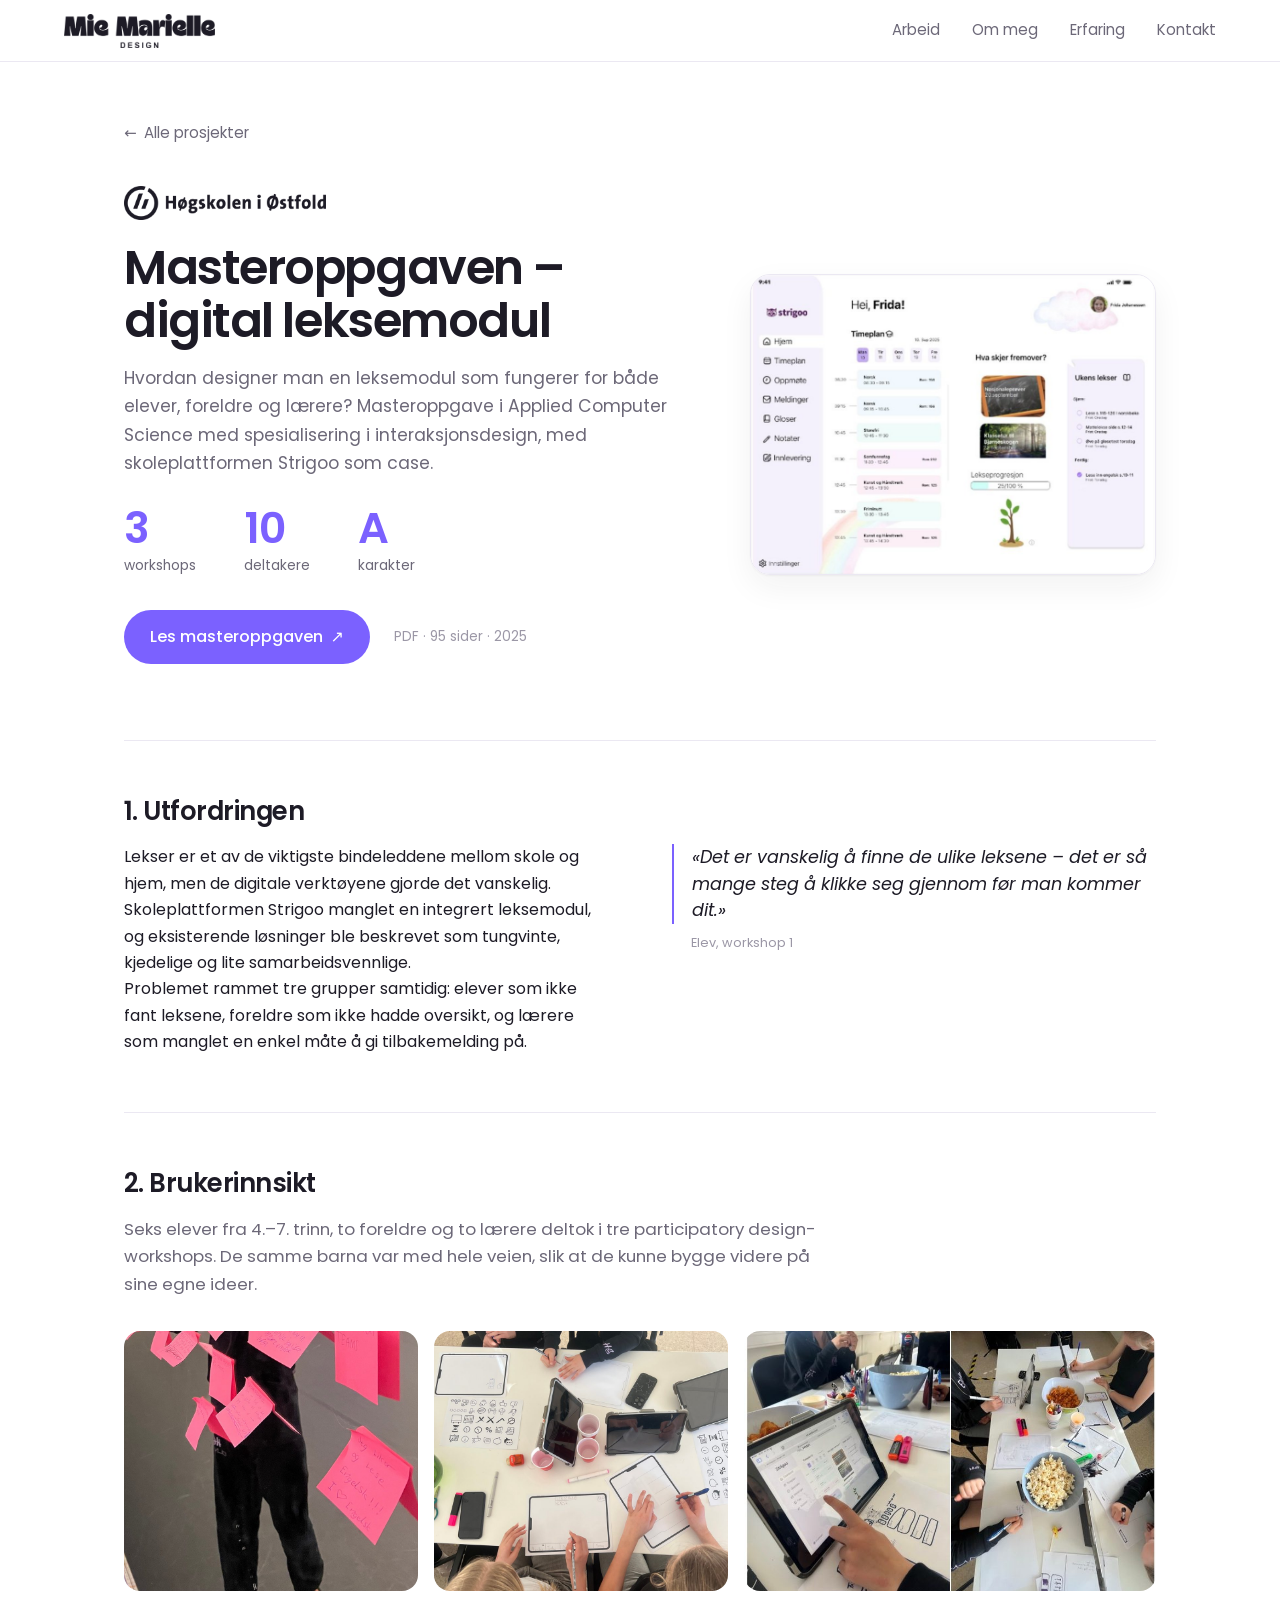
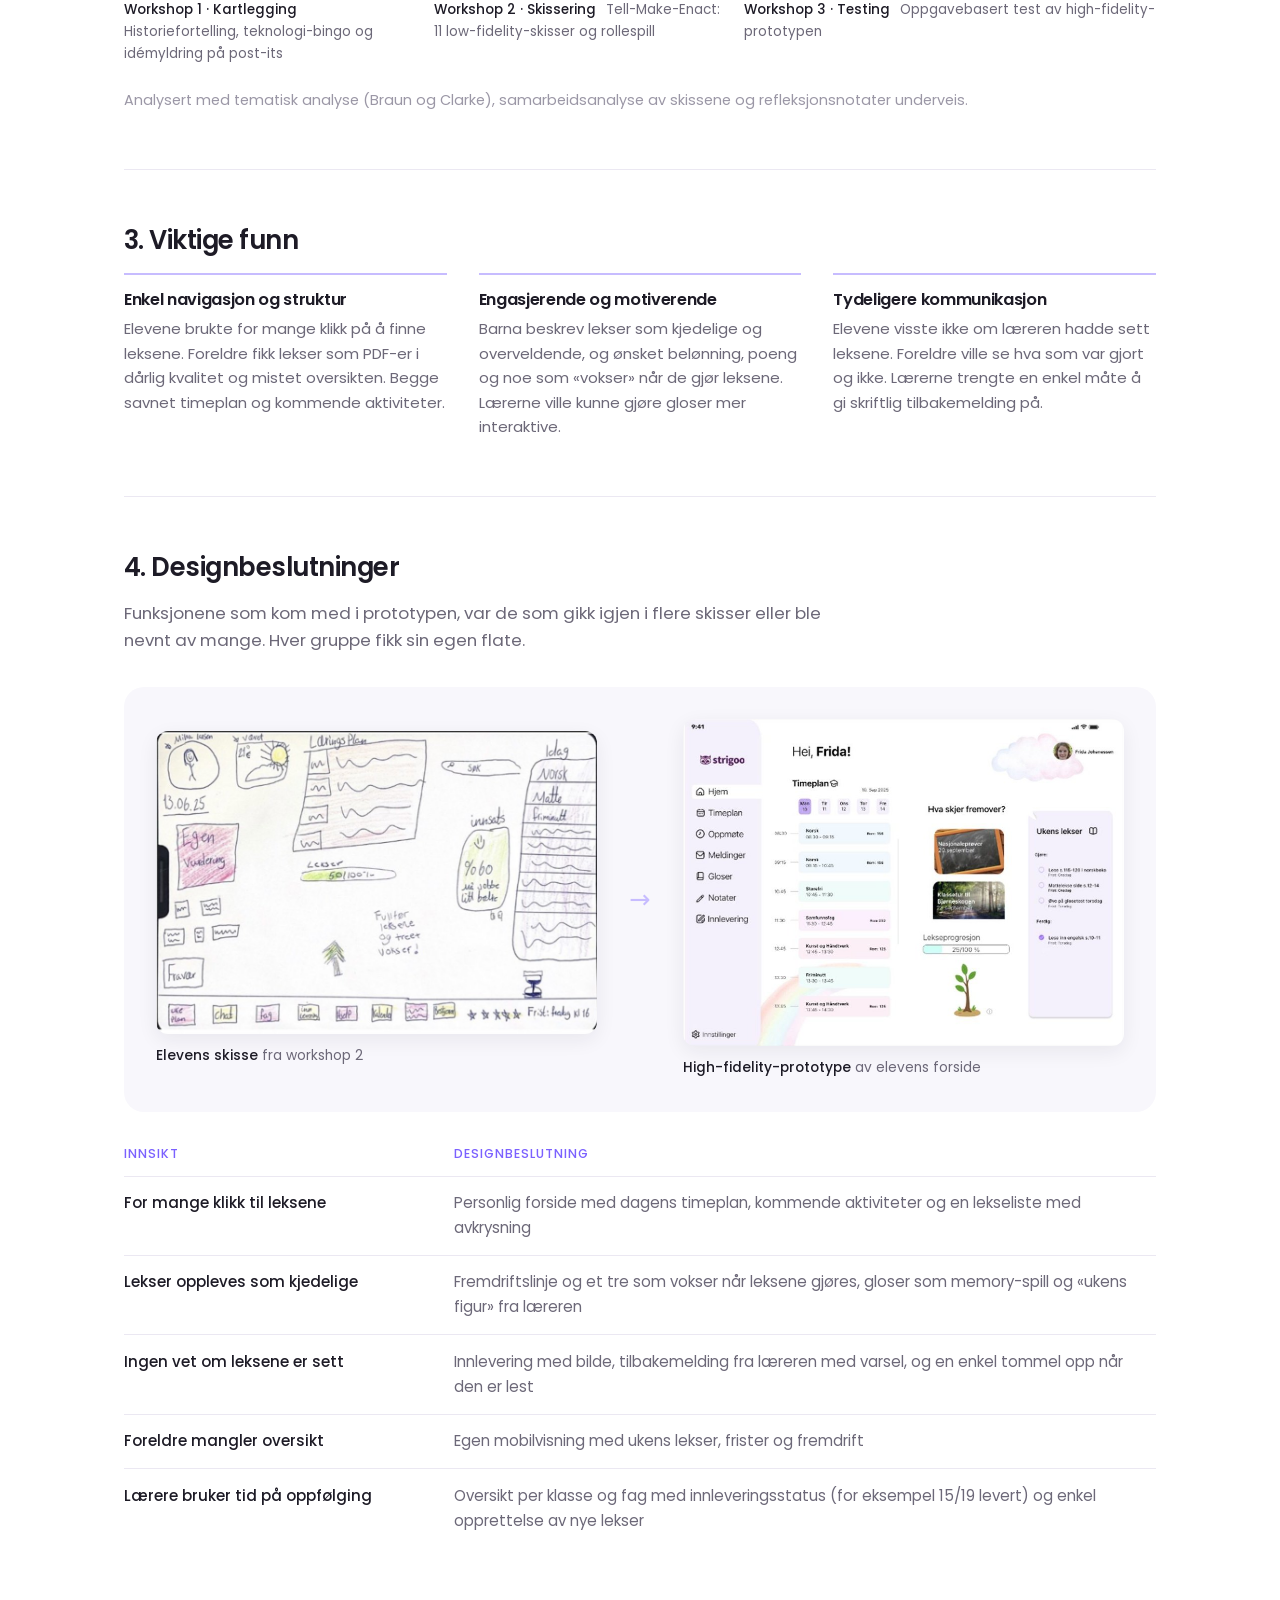
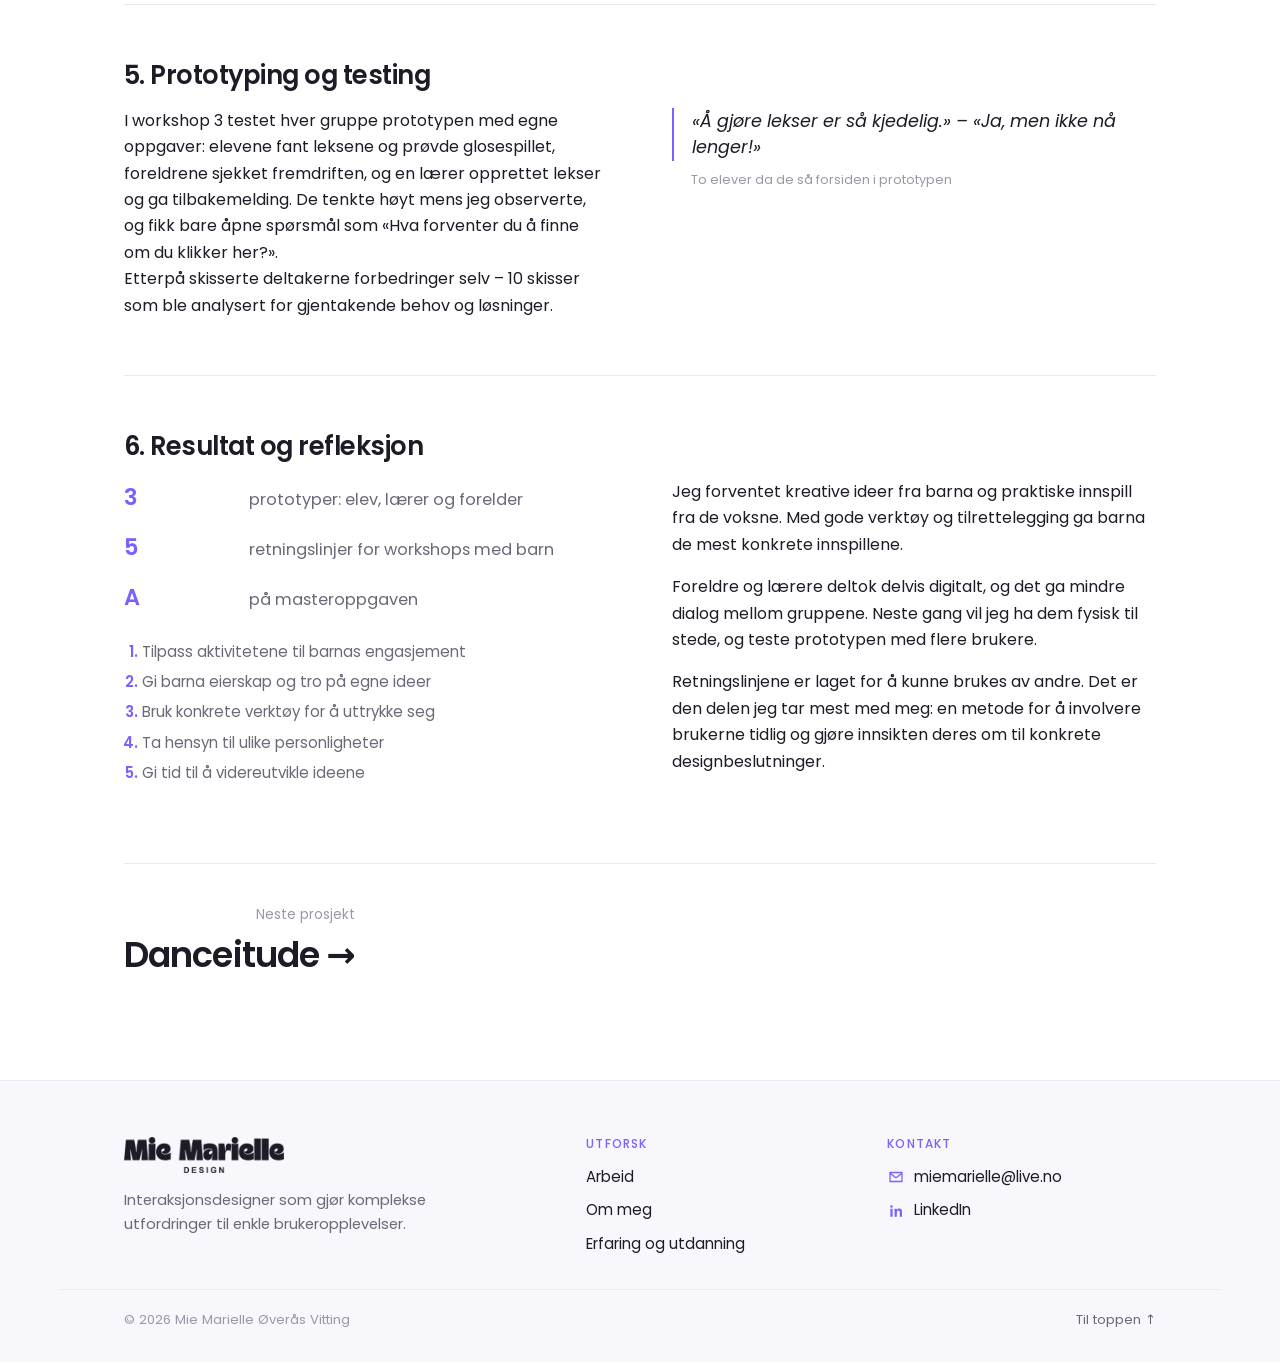
<file: masteroppgave.html>
<!DOCTYPE html>
<html lang="no">
<head>
  <meta charset="utf-8">
  <meta name="viewport" content="width=device-width, initial-scale=1">
  <title>Masteroppgaven – digital leksemodul | Mie Marielle</title>
  <meta name="description" content="Participatory design av en digital leksemodul sammen med barn, foreldre og lærere. Masteroppgave i interaksjonsdesign, Høgskolen i Østfold.">
  <meta property="og:title" content="Masteroppgave: digital leksemodul | Mie Marielle">
  <meta property="og:description" content="Participatory design av en digital leksemodul sammen med barn, foreldre og lærere. Masteroppgave i interaksjonsdesign, Høgskolen i Østfold.">
  <meta property="og:image" content="https://mariellevitting.github.io/miemarielle-design/bilder/master-skisse-til-prototype.jpg">
  <meta property="og:url" content="https://mariellevitting.github.io/miemarielle-design/masteroppgave.html">
  <meta property="og:type" content="website">
  <link rel="preconnect" href="https://fonts.googleapis.com">
  <link rel="preconnect" href="https://fonts.gstatic.com" crossorigin>
  <link href="https://fonts.googleapis.com/css2?family=Poppins:ital,wght@0,400;0,500;0,600;0,700;0,800;1,400&display=swap" rel="stylesheet">
  <link rel="stylesheet" href="style.css?v=26">
</head>
<body class="caseside">

<a class="hopp" href="#innhold">Hopp til innholdet</a>

<header class="topp">
  <a href="index.html" class="logo">
    <img src="bilder/logo-miemarielle.png" alt="Mie Marielle Design" width="190" height="43">
  </a>
  <nav>
    <a href="index.html#arbeid">Arbeid</a>
    <a href="index.html#om">Om meg</a>
    <a href="index.html#erfaring">Erfaring</a>
    <a href="index.html#kontakt">Kontakt</a>
  </nav>
</header>

<main id="innhold" class="case-main">
  <a class="tilbake" href="index.html#arbeid"><span aria-hidden="true">←</span> Alle prosjekter</a>

    <article class="case-bred di-case">
      <div class="di-intro">
        <div class="di-intro-tekst">
          <img class="hiof-logo" src="bilder/hiof-logo.png" alt="Høgskolen i Østfold" width="220" height="37">
          <h1>Masteroppgaven – digital leksemodul</h1>
          <p class="case-ingress">Hvordan designer man en leksemodul som fungerer for både elever, foreldre og lærere? Masteroppgave i Applied Computer Science med spesialisering i interaksjonsdesign, med skoleplattformen Strigoo som case.</p>
          <ul class="di-tall">
            <li><b>3</b><span>workshops</span></li>
            <li><b>10</b><span>deltakere</span></li>
            <li><b>A</b><span>karakter</span></li>
          </ul>
          <div class="di-lenker">
            <a class="knapp" href="dokumenter/masteroppgave-mie-marielle-vitting.pdf" target="_blank" rel="noopener">Les masteroppgaven <span aria-hidden="true">↗</span></a>
            <span class="pdf-info">PDF · 95 sider · 2025</span>
          </div>
        </div>
        <figure class="di-skjerm di-intro-bilde">
          <img src="bilder/master-prototype.jpg" alt="High-fidelity-prototype av elevens forside i Strigoo med timeplan, kommende hendelser, lekseprogresjon og ukens lekser">
        </figure>
      </div>

      <section class="di-del">
        <h4>1. Utfordringen</h4>
        <div class="di-to-kol">
          <div>
            <p>Lekser er et av de viktigste bindeleddene mellom skole og hjem, men de digitale verktøyene gjorde det vanskelig. Skoleplattformen Strigoo manglet en integrert leksemodul, og eksisterende løsninger ble beskrevet som tungvinte, kjedelige og lite samarbeidsvennlige.</p>
            <p>Problemet rammet tre grupper samtidig: elever som ikke fant leksene, foreldre som ikke hadde oversikt, og lærere som manglet en enkel måte å gi tilbakemelding på.</p>
          </div>
          <figure class="sitat">
            <blockquote>«Det er vanskelig å finne de ulike leksene – det er så mange steg å klikke seg gjennom før man kommer dit.»</blockquote>
            <figcaption>Elev, workshop 1</figcaption>
          </figure>
        </div>
      </section>

      <section class="di-del">
        <h4>2. Brukerinnsikt</h4>
        <p class="di-lead">Seks elever fra 4.–7. trinn, to foreldre og to lærere deltok i tre participatory design-workshops. De samme barna var med hele veien, slik at de kunne bygge videre på sine egne ideer.</p>
        <div class="workshop-galleri">
          <figure>
            <img src="bilder/workshop-postit.jpg" alt="Post-it-lapper med barnas tanker om lekser henger på en vegg" loading="lazy">
            <figcaption><b>Workshop 1 · Kartlegging</b> Historiefortelling, teknologi-bingo og idémyldring på post-its</figcaption>
          </figure>
          <figure>
            <img src="bilder/workshop-skissering.jpg" alt="Deltakere sett ovenfra skisserer skjermbilder på papirmaler" loading="lazy">
            <figcaption><b>Workshop 2 · Skissering</b> Tell-Make-Enact: 11 low-fidelity-skisser og rollespill</figcaption>
          </figure>
          <figure>
            <img src="bilder/workshop-test.jpg" alt="En finger peker på high-fidelity-prototypen på en iPad, mens deltakerne gir tilbakemelding rundt bordet" loading="lazy">
            <figcaption><b>Workshop 3 · Testing</b> Oppgavebasert test av high-fidelity-prototypen</figcaption>
          </figure>
        </div>
        <p class="di-metode">Analysert med tematisk analyse (Braun og Clarke), samarbeidsanalyse av skissene og refleksjonsnotater underveis.</p>
      </section>

      <section class="di-del">
        <h4>3. Viktige funn</h4>
        <div class="funn-liste">
          <div>
            <h5>Enkel navigasjon og struktur</h5>
            <p>Elevene brukte for mange klikk på å finne leksene. Foreldre fikk lekser som PDF-er i dårlig kvalitet og mistet oversikten. Begge savnet timeplan og kommende aktiviteter.</p>
          </div>
          <div>
            <h5>Engasjerende og motiverende</h5>
            <p>Barna beskrev lekser som kjedelige og overveldende, og ønsket belønning, poeng og noe som «vokser» når de gjør leksene. Lærerne ville kunne gjøre gloser mer interaktive.</p>
          </div>
          <div>
            <h5>Tydeligere kommunikasjon</h5>
            <p>Elevene visste ikke om læreren hadde sett leksene. Foreldre ville se hva som var gjort og ikke. Lærerne trengte en enkel måte å gi skriftlig tilbakemelding på.</p>
          </div>
        </div>
      </section>

      <section class="di-del">
        <h4>4. Designbeslutninger</h4>
        <p class="di-lead">Funksjonene som kom med i prototypen, var de som gikk igjen i flere skisser eller ble nevnt av mange. Hver gruppe fikk sin egen flate.</p>
        <div class="skisse-prototype">
          <figure>
            <img src="bilder/master-skisse.jpg" alt="En elevs håndtegnede skisse av forsiden med læringsplan, lekser, innsats og dagens fag" loading="lazy">
            <figcaption><b>Elevens skisse</b> fra workshop 2</figcaption>
          </figure>
          <span class="di-pil" aria-hidden="true">→</span>
          <figure>
            <img src="bilder/master-prototype.jpg" alt="High-fidelity-prototype av elevens forside" loading="lazy">
            <figcaption><b>High-fidelity-prototype</b> av elevens forside</figcaption>
          </figure>
        </div>
        <table class="beslutninger">
          <thead><tr><th>Innsikt</th><th>Designbeslutning</th></tr></thead>
          <tbody>
            <tr><td>For mange klikk til leksene</td><td>Personlig forside med dagens timeplan, kommende aktiviteter og en lekseliste med avkrysning</td></tr>
            <tr><td>Lekser oppleves som kjedelige</td><td>Fremdriftslinje og et tre som vokser når leksene gjøres, gloser som memory-spill og «ukens figur» fra læreren</td></tr>
            <tr><td>Ingen vet om leksene er sett</td><td>Innlevering med bilde, tilbakemelding fra læreren med varsel, og en enkel tommel opp når den er lest</td></tr>
            <tr><td>Foreldre mangler oversikt</td><td>Egen mobilvisning med ukens lekser, frister og fremdrift</td></tr>
            <tr><td>Lærere bruker tid på oppfølging</td><td>Oversikt per klasse og fag med innleveringsstatus (for eksempel 15/19 levert) og enkel opprettelse av nye lekser</td></tr>
          </tbody>
        </table>
      </section>

      <section class="di-del">
        <h4>5. Prototyping og testing</h4>
        <div class="di-to-kol">
          <div>
            <p>I workshop 3 testet hver gruppe prototypen med egne oppgaver: elevene fant leksene og prøvde glosespillet, foreldrene sjekket fremdriften, og en lærer opprettet lekser og ga tilbakemelding. De tenkte høyt mens jeg observerte, og fikk bare åpne spørsmål som «Hva forventer du å finne om du klikker her?».</p>
            <p>Etterpå skisserte deltakerne forbedringer selv – 10 skisser som ble analysert for gjentakende behov og løsninger.</p>
          </div>
          <figure class="sitat">
            <blockquote>«Å gjøre lekser er så kjedelig.» – «Ja, men ikke nå lenger!»</blockquote>
            <figcaption>To elever da de så forsiden i prototypen</figcaption>
          </figure>
        </div>
      </section>

      <section class="di-del di-resultat">
        <h4>6. Resultat og refleksjon</h4>
        <div class="di-to-kol">
          <div>
            <ul class="di-resultatliste">
              <li><b>3</b> prototyper: elev, lærer og forelder</li>
              <li><b>5</b> retningslinjer for workshops med barn</li>
              <li><b>A</b> på masteroppgaven</li>
            </ul>
            <ol class="retningslinjer">
              <li>Tilpass aktivitetene til barnas engasjement</li>
              <li>Gi barna eierskap og tro på egne ideer</li>
              <li>Bruk konkrete verktøy for å uttrykke seg</li>
              <li>Ta hensyn til ulike personligheter</li>
              <li>Gi tid til å videreutvikle ideene</li>
            </ol>
          </div>
          <div>
            <p>Jeg forventet kreative ideer fra barna og praktiske innspill fra de voksne. Med gode verktøy og tilrettelegging ga barna de mest konkrete innspillene.</p>
            <p>Foreldre og lærere deltok delvis digitalt, og det ga mindre dialog mellom gruppene. Neste gang vil jeg ha dem fysisk til stede, og teste prototypen med flere brukere.</p>
            <p>Retningslinjene er laget for å kunne brukes av andre. Det er den delen jeg tar mest med meg: en metode for å involvere brukerne tidlig og gjøre innsikten deres om til konkrete designbeslutninger.</p>
          </div>
        </div>
      </section>
    </article>

  <nav class="neste-case" aria-label="Neste prosjekt">
    <a href="danceitude.html"><span>Neste prosjekt</span><b>Danceitude <span aria-hidden="true">→</span></b></a>
  </nav>

</main>

<footer class="bunn" id="kontakt">
  <div class="bunn-innhold">
    <div class="bunn-merke">
      <a href="index.html" class="bunn-logo"><img src="bilder/logo-miemarielle.png" alt="Mie Marielle Design" width="160" height="36"></a>
      <p>Interaksjonsdesigner som gjør komplekse utfordringer til enkle brukeropplevelser.</p>
    </div>
    <nav class="bunn-kolonne" aria-label="Snarveier">
      <h2>Utforsk</h2>
      <a href="index.html#arbeid">Arbeid</a>
      <a href="index.html#om">Om meg</a>
      <a href="index.html#erfaring">Erfaring og utdanning</a>
    </nav>
    <div class="bunn-kolonne">
      <h2>Kontakt</h2>
      <a href="mailto:miemarielle@live.no">
        <svg viewBox="0 0 24 24" aria-hidden="true"><path d="M4 6h16v12H4z M4 7l8 6 8-6" fill="none" stroke="currentColor" stroke-width="1.7" stroke-linejoin="round"/></svg>
        miemarielle@live.no
      </a>
      <a href="https://www.linkedin.com/in/miemarielle/" target="_blank" rel="noopener">
        <svg viewBox="0 0 24 24" aria-hidden="true"><path d="M4.5 9h3v10.5h-3z M6 4.3a1.75 1.75 0 1 1 0 3.5 1.75 1.75 0 0 1 0-3.5z M10 9h2.9v1.5c.5-.9 1.7-1.8 3.4-1.8 3.2 0 3.7 2 3.7 4.7v6.1h-3v-5.4c0-1.3 0-2.9-1.8-2.9s-2.1 1.4-2.1 2.8v5.5h-3z" fill="currentColor"/></svg>
        LinkedIn
      </a>
    </div>
  </div>
  <div class="bunn-linje">
    <span>© 2026 Mie Marielle Øverås Vitting</span>
    <a href="#" class="til-toppen">Til toppen <span aria-hidden="true">↑</span></a>
  </div>
</footer>

<script src="script.js?v=14"></script>

</body>
</html>
</file>
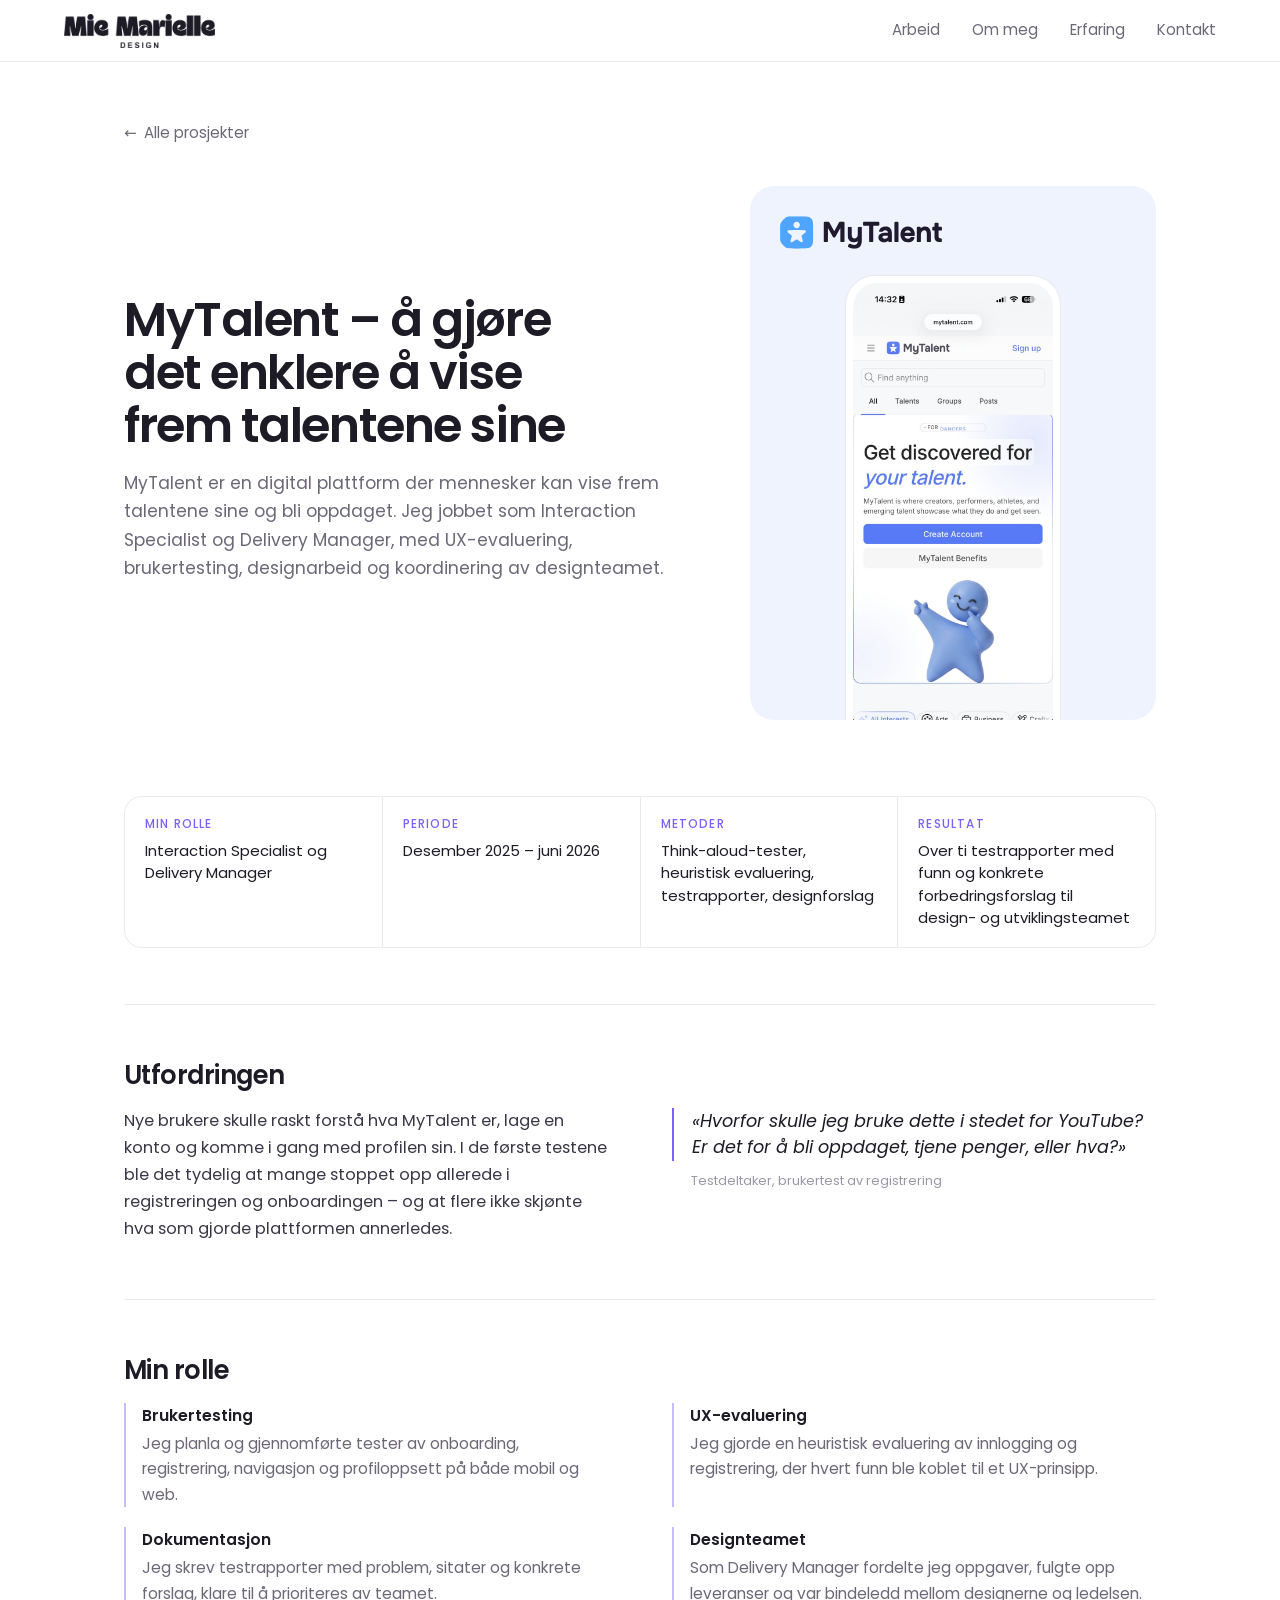
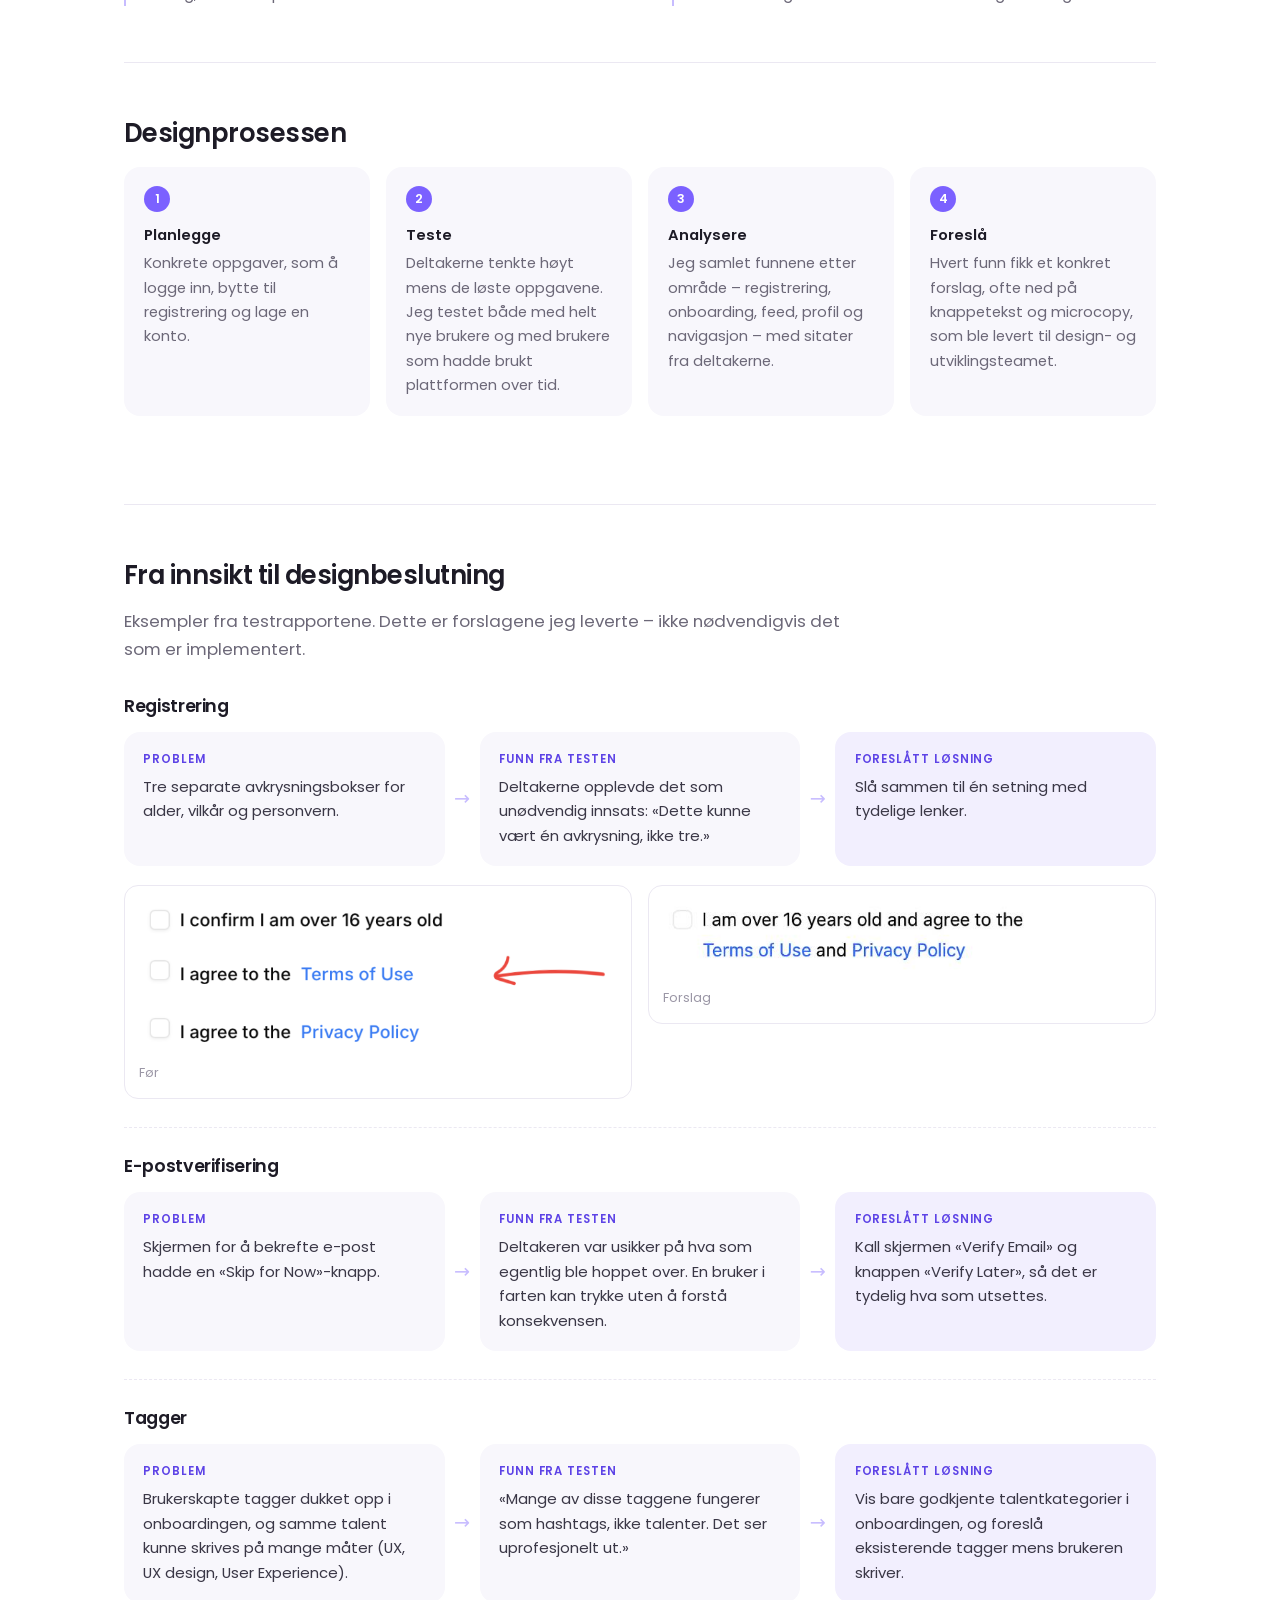
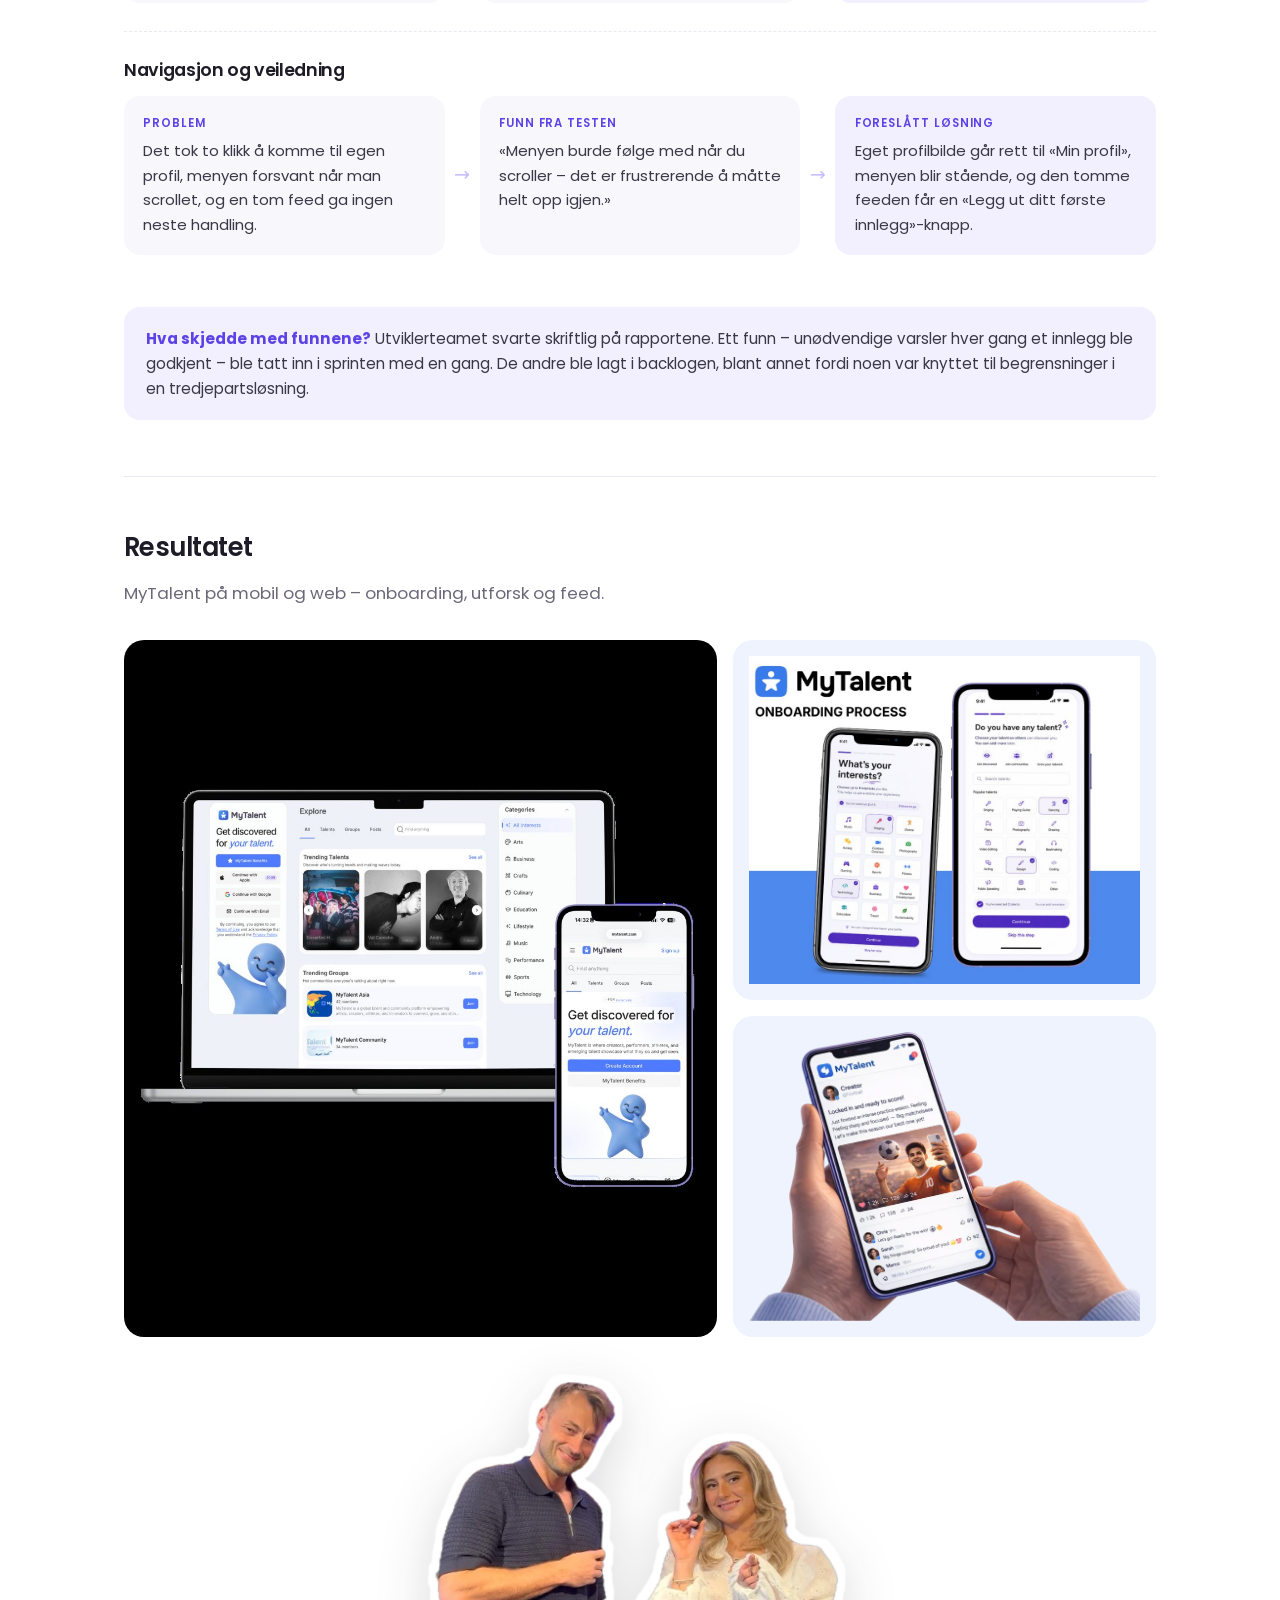
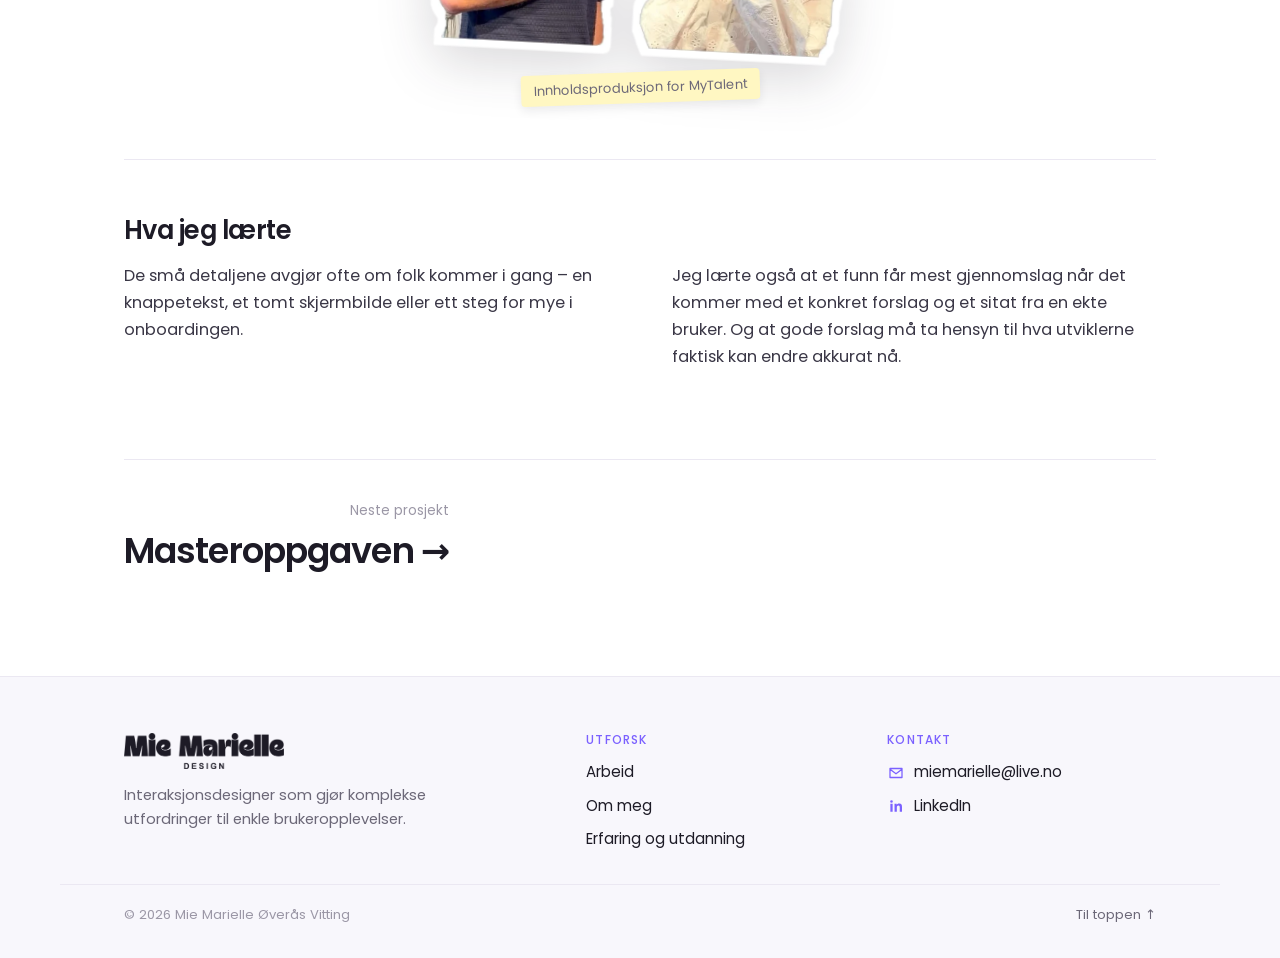
<file: mytalent.html>
<!DOCTYPE html>
<html lang="no">
<head>
  <meta charset="utf-8">
  <meta name="viewport" content="width=device-width, initial-scale=1">
  <title>MyTalent – å gjøre det enklere å vise frem talentene sine | Mie Marielle</title>
  <meta name="description" content="Interaksjonsdesign, brukertesting og designledelse for talentplattformen MyTalent på mobil og web.">
  <meta property="og:title" content="MyTalent – UX-case | Mie Marielle">
  <meta property="og:description" content="Interaksjonsdesign, brukertesting og designledelse for talentplattformen MyTalent på mobil og web.">
  <meta property="og:image" content="https://mariellevitting.github.io/miemarielle-design/bilder/mytalent-mockup.jpg">
  <meta property="og:url" content="https://mariellevitting.github.io/miemarielle-design/mytalent.html">
  <meta property="og:type" content="website">
  <link rel="preconnect" href="https://fonts.googleapis.com">
  <link rel="preconnect" href="https://fonts.gstatic.com" crossorigin>
  <link href="https://fonts.googleapis.com/css2?family=Poppins:ital,wght@0,400;0,500;0,600;0,700;0,800;1,400&display=swap" rel="stylesheet">
  <link rel="stylesheet" href="style.css?v=26">
</head>
<body class="caseside">

<a class="hopp" href="#innhold">Hopp til innholdet</a>

<header class="topp">
  <a href="index.html" class="logo">
    <img src="bilder/logo-miemarielle.png" alt="Mie Marielle Design" width="190" height="43">
  </a>
  <nav>
    <a href="index.html#arbeid">Arbeid</a>
    <a href="index.html#om">Om meg</a>
    <a href="index.html#erfaring">Erfaring</a>
    <a href="index.html#kontakt">Kontakt</a>
  </nav>
</header>

<main id="innhold" class="case-main">
  <a class="tilbake" href="index.html#arbeid"><span aria-hidden="true">←</span> Alle prosjekter</a>

    <article class="case-bred di-case ux-case">

      <div class="di-intro">
        <div class="di-intro-tekst">
          <h1>MyTalent – å gjøre det enklere å vise frem talentene sine</h1>
          <p class="case-ingress">MyTalent er en digital plattform der mennesker kan vise frem talentene sine og bli oppdaget. Jeg jobbet som Interaction Specialist og Delivery Manager, med UX-evaluering, brukertesting, designarbeid og koordinering av designteamet.</p>
        </div>
        <figure class="mt-intro di-intro-bilde">
          <img class="mt-logo" src="bilder/mytalent-logo-mork.svg" alt="MyTalent" width="200" height="43">
          <div class="di-ramme mt-ramme"><img src="bilder/mytalent-explore.jpg" alt="MyTalent på mobil: «Get discovered for your talent» med søk, faner og knapp for å opprette konto"></div>
        </figure>
      </div>

      <dl class="prosjektinfo">
        <div><dt>Min rolle</dt><dd>Interaction Specialist og Delivery Manager</dd></div>
        <div><dt>Periode</dt><dd>Desember 2025 – juni 2026</dd></div>
        <div><dt>Metoder</dt><dd>Think-aloud-tester, heuristisk evaluering, testrapporter, designforslag</dd></div>
        <div><dt>Resultat</dt><dd>Over ti testrapporter med funn og konkrete forbedringsforslag til design- og utviklingsteamet</dd></div>
      </dl>

      <section class="di-del">
        <h4>Utfordringen</h4>
        <div class="di-to-kol">
          <p>Nye brukere skulle raskt forstå hva MyTalent er, lage en konto og komme i gang med profilen sin. I de første testene ble det tydelig at mange stoppet opp allerede i registreringen og onboardingen – og at flere ikke skjønte hva som gjorde plattformen annerledes.</p>
          <figure class="sitat">
            <blockquote>«Hvorfor skulle jeg bruke dette i stedet for YouTube? Er det for å bli oppdaget, tjene penger, eller hva?»</blockquote>
            <figcaption>Testdeltaker, brukertest av registrering</figcaption>
          </figure>
        </div>
      </section>

      <section class="di-del">
        <h4>Min rolle</h4>
        <ul class="rolle-liste">
          <li><b>Brukertesting</b> Jeg planla og gjennomførte tester av onboarding, registrering, navigasjon og profiloppsett på både mobil og web.</li>
          <li><b>UX-evaluering</b> Jeg gjorde en heuristisk evaluering av innlogging og registrering, der hvert funn ble koblet til et UX-prinsipp.</li>
          <li><b>Dokumentasjon</b> Jeg skrev testrapporter med problem, sitater og konkrete forslag, klare til å prioriteres av teamet.</li>
          <li><b>Designteamet</b> Som Delivery Manager fordelte jeg oppgaver, fulgte opp leveranser og var bindeledd mellom designerne og ledelsen.</li>
        </ul>
      </section>

      <section class="di-del">
        <h4>Designprosessen</h4>
        <ol class="prosess-rad">
          <li><span>1</span><b>Planlegge</b> Konkrete oppgaver, som å logge inn, bytte til registrering og lage en konto.</li>
          <li><span>2</span><b>Teste</b> Deltakerne tenkte høyt mens de løste oppgavene. Jeg testet både med helt nye brukere og med brukere som hadde brukt plattformen over tid.</li>
          <li><span>3</span><b>Analysere</b> Jeg samlet funnene etter område – registrering, onboarding, feed, profil og navigasjon – med sitater fra deltakerne.</li>
          <li><span>4</span><b>Foreslå</b> Hvert funn fikk et konkret forslag, ofte ned på knappetekst og microcopy, som ble levert til design- og utviklingsteamet.</li>
        </ol>
      </section>

      <section class="di-del">
        <h4>Fra innsikt til designbeslutning</h4>
        <p class="di-lead">Eksempler fra testrapportene. Dette er forslagene jeg leverte – ikke nødvendigvis det som er implementert.</p>

        <div class="pfl">
          <h5>Registrering</h5>
          <div class="pfl-rad">
            <div class="pfl-steg"><span class="pfl-merke">Problem</span><p>Tre separate avkrysningsbokser for alder, vilkår og personvern.</p></div>
            <div class="pfl-steg"><span class="pfl-merke">Funn fra testen</span><p>Deltakerne opplevde det som unødvendig innsats: «Dette kunne vært én avkrysning, ikke tre.»</p></div>
            <div class="pfl-steg pfl-losning"><span class="pfl-merke">Foreslått løsning</span><p>Slå sammen til én setning med tydelige lenker.</p></div>
          </div>
          <div class="pfl-bilder">
            <figure><img src="bilder/mytalent/avkrysning-foer.png" alt="Før: tre separate avkrysningsbokser" loading="lazy"><figcaption>Før</figcaption></figure>
            <figure><img src="bilder/mytalent/avkrysning-forslag.png" alt="Forslag: én avkrysning – «I am over 16 years old and agree to the Terms of Use and Privacy Policy»" loading="lazy"><figcaption>Forslag</figcaption></figure>
          </div>
        </div>

        <div class="pfl">
          <h5>E-postverifisering</h5>
          <div class="pfl-rad">
            <div class="pfl-steg"><span class="pfl-merke">Problem</span><p>Skjermen for å bekrefte e-post hadde en «Skip for Now»-knapp.</p></div>
            <div class="pfl-steg"><span class="pfl-merke">Funn fra testen</span><p>Deltakeren var usikker på hva som egentlig ble hoppet over. En bruker i farten kan trykke uten å forstå konsekvensen.</p></div>
            <div class="pfl-steg pfl-losning"><span class="pfl-merke">Foreslått løsning</span><p>Kall skjermen «Verify Email» og knappen «Verify Later», så det er tydelig hva som utsettes.</p></div>
          </div>
        </div>

        <div class="pfl">
          <h5>Tagger</h5>
          <div class="pfl-rad">
            <div class="pfl-steg"><span class="pfl-merke">Problem</span><p>Brukerskapte tagger dukket opp i onboardingen, og samme talent kunne skrives på mange måter (UX, UX design, User Experience).</p></div>
            <div class="pfl-steg"><span class="pfl-merke">Funn fra testen</span><p>«Mange av disse taggene fungerer som hashtags, ikke talenter. Det ser uprofesjonelt ut.»</p></div>
            <div class="pfl-steg pfl-losning"><span class="pfl-merke">Foreslått løsning</span><p>Vis bare godkjente talentkategorier i onboardingen, og foreslå eksisterende tagger mens brukeren skriver.</p></div>
          </div>
        </div>

        <div class="pfl">
          <h5>Navigasjon og veiledning</h5>
          <div class="pfl-rad">
            <div class="pfl-steg"><span class="pfl-merke">Problem</span><p>Det tok to klikk å komme til egen profil, menyen forsvant når man scrollet, og en tom feed ga ingen neste handling.</p></div>
            <div class="pfl-steg"><span class="pfl-merke">Funn fra testen</span><p>«Menyen burde følge med når du scroller – det er frustrerende å måtte helt opp igjen.»</p></div>
            <div class="pfl-steg pfl-losning"><span class="pfl-merke">Foreslått løsning</span><p>Eget profilbilde går rett til «Min profil», menyen blir stående, og den tomme feeden får en «Legg ut ditt første innlegg»-knapp.</p></div>
          </div>
        </div>

        <p class="pfl-svar"><b>Hva skjedde med funnene?</b> Utviklerteamet svarte skriftlig på rapportene. Ett funn – unødvendige varsler hver gang et innlegg ble godkjent – ble tatt inn i sprinten med en gang. De andre ble lagt i backlogen, blant annet fordi noen var knyttet til begrensninger i en tredjepartsløsning.</p>
      </section>

      <section class="di-del">
        <h4>Resultatet</h4>
        <p class="di-lead">MyTalent på mobil og web – onboarding, utforsk og feed.</p>
        <div class="resultat-bilder">
          <figure class="rb-bred"><img src="bilder/mytalent-mockup.jpg" alt="MyTalent på PC og mobil: utforsk-siden med kategorier, trending talenter og grupper" loading="lazy"></figure>
          <figure class="rb-lys"><img src="bilder/mytalent/onboarding.jpg" alt="Onboarding i MyTalent på mobil: «What's your interests?» og «Do you have any talent?»" loading="lazy"></figure>
          <figure class="rb-lys rb-hand"><img src="bilder/mytalent-hand.webp" alt="En hånd holder en mobil med MyTalent-feeden åpen" loading="lazy"></figure>
        </div>
        <figure class="mt-sticker mt-sticker-liten">
          <img src="bilder/sticker-mytalent.webp" alt="Mie Marielle sammen med en profil under innholdsproduksjon for MyTalent" loading="lazy">
          <figcaption>Innholdsproduksjon for MyTalent</figcaption>
        </figure>
      </section>

      <section class="di-del di-resultat">
        <h4>Hva jeg lærte</h4>
        <div class="di-to-kol">
          <p>De små detaljene avgjør ofte om folk kommer i gang – en knappetekst, et tomt skjermbilde eller ett steg for mye i onboardingen.</p>
          <p>Jeg lærte også at et funn får mest gjennomslag når det kommer med et konkret forslag og et sitat fra en ekte bruker. Og at gode forslag må ta hensyn til hva utviklerne faktisk kan endre akkurat nå.</p>
        </div>
      </section>
    </article>

  <nav class="neste-case" aria-label="Neste prosjekt">
    <a href="masteroppgave.html"><span>Neste prosjekt</span><b>Masteroppgaven <span aria-hidden="true">→</span></b></a>
  </nav>

</main>

<footer class="bunn" id="kontakt">
  <div class="bunn-innhold">
    <div class="bunn-merke">
      <a href="index.html" class="bunn-logo"><img src="bilder/logo-miemarielle.png" alt="Mie Marielle Design" width="160" height="36"></a>
      <p>Interaksjonsdesigner som gjør komplekse utfordringer til enkle brukeropplevelser.</p>
    </div>
    <nav class="bunn-kolonne" aria-label="Snarveier">
      <h2>Utforsk</h2>
      <a href="index.html#arbeid">Arbeid</a>
      <a href="index.html#om">Om meg</a>
      <a href="index.html#erfaring">Erfaring og utdanning</a>
    </nav>
    <div class="bunn-kolonne">
      <h2>Kontakt</h2>
      <a href="mailto:miemarielle@live.no">
        <svg viewBox="0 0 24 24" aria-hidden="true"><path d="M4 6h16v12H4z M4 7l8 6 8-6" fill="none" stroke="currentColor" stroke-width="1.7" stroke-linejoin="round"/></svg>
        miemarielle@live.no
      </a>
      <a href="https://www.linkedin.com/in/miemarielle/" target="_blank" rel="noopener">
        <svg viewBox="0 0 24 24" aria-hidden="true"><path d="M4.5 9h3v10.5h-3z M6 4.3a1.75 1.75 0 1 1 0 3.5 1.75 1.75 0 0 1 0-3.5z M10 9h2.9v1.5c.5-.9 1.7-1.8 3.4-1.8 3.2 0 3.7 2 3.7 4.7v6.1h-3v-5.4c0-1.3 0-2.9-1.8-2.9s-2.1 1.4-2.1 2.8v5.5h-3z" fill="currentColor"/></svg>
        LinkedIn
      </a>
    </div>
  </div>
  <div class="bunn-linje">
    <span>© 2026 Mie Marielle Øverås Vitting</span>
    <a href="#" class="til-toppen">Til toppen <span aria-hidden="true">↑</span></a>
  </div>
</footer>

<script src="script.js?v=14"></script>

</body>
</html>
</file>
<file: style.css>
/* ==========================================================
   miemarielle design – lys og ren
   ========================================================== */
:root {
  --bg: #ffffff;
  --bg-myk: #f8f7fc;
  --lilla-bg: #f2effe;
  --blaa-bg: #eef3fd;
  --tekst: #1d1b26;
  --dempet: #6c6878;
  --svak: #9b97a6;
  --linje: #ebe8f2;
  --lilla: #7b61ff;
  --lilla-mork: #5d43e6;
  --lilla-lys: #c7bcff;
  --sans: "Poppins", system-ui, -apple-system, sans-serif;
  --bredde: 1160px;
  --kant: clamp(1.25rem, 5vw, 4rem);
  --radius: 20px;
  --skygge: 0 1px 2px rgba(29,27,38,.04), 0 12px 32px rgba(29,27,38,.06);
}

* { box-sizing: border-box; margin: 0; padding: 0; }
html { scroll-behavior: smooth; }
body {
  font-family: var(--sans); font-weight: 400;
  background: var(--bg); color: var(--tekst);
  line-height: 1.65; -webkit-font-smoothing: antialiased;
}
img { display: block; max-width: 100%; }
a { color: inherit; }
::selection { background: var(--lilla-lys); color: var(--tekst); }
h1, h2, h3, h4, h5 { font-weight: 600; letter-spacing: -0.02em; line-height: 1.15; }

/* ---------- Toppmeny ---------- */
.topp {
  position: fixed; inset: 0 0 auto 0; z-index: 20;
  display: flex; justify-content: space-between; align-items: center;
  padding: 1.2rem var(--kant);
  transition: background .3s, padding .3s, box-shadow .3s;
}
.topp.rullet { background: rgba(255,255,255,.88); backdrop-filter: blur(14px); padding-block: .85rem; box-shadow: 0 1px 0 var(--linje); }
.logo { display: flex; align-items: center; line-height: 0; }
.logo img { height: 40px; width: auto; transition: height .3s; }
.topp.rullet .logo img { height: 34px; }
nav { display: flex; gap: clamp(1rem, 2.6vw, 2rem); font-size: .94rem; }
nav a { text-decoration: none; color: var(--dempet); transition: color .2s; }
nav a:hover { color: var(--tekst); }

/* ---------- Toppen (hero) ---------- */
.hero {
  position: relative; overflow: hidden;
  min-height: 100vh; min-height: 100svh; display: flex; align-items: center;
  padding: 7rem var(--kant) 5rem;
  background: var(--bg-myk);
}
#partikler { position: absolute; inset: 0; width: 100%; height: 100%; }
.hero-rutenett {
  position: relative; width: 100%; max-width: var(--bredde); margin: 0 auto;
  display: grid; grid-template-columns: 1.15fr .85fr; gap: clamp(2rem, 5vw, 5rem); align-items: center;
}
.hero h1 {
  color: var(--tekst); font-weight: 600; font-size: clamp(2.2rem, 4.2vw, 3.8rem); line-height: 1.08; letter-spacing: -0.035em;
  margin-bottom: 1.6rem;
}
.hero h1 { text-wrap: balance; }
.hero-hei { font-size: clamp(1.05rem, 1.5vw, 1.25rem); font-weight: 600; color: var(--tekst); margin-bottom: 1rem; }
.lilla { color: var(--lilla); }
.hero .ingress { font-size: clamp(1rem, 1.3vw, 1.1rem); color: var(--tekst); max-width: 600px; margin-bottom: 1rem; }
.hero-handling .knapp { font-weight: 600; }
.hero-handling { margin-top: 2rem; display: flex; gap: 1rem; align-items: center; }

.hero-enheter { position: relative; height: clamp(420px, 42vw, 540px); }
.telefon {
  position: absolute; width: clamp(170px, 16vw, 220px); aspect-ratio: 9 / 19;
  border-radius: 32px; background: #fff; padding: 7px; overflow: hidden;
  border: 1px solid var(--linje); box-shadow: 0 24px 60px rgba(29,27,38,.12);
}
.telefon img { width: 100%; height: 100%; object-fit: cover; object-position: top; border-radius: 26px; }
.telefon-navn {
  position: absolute; left: 50%; bottom: 12px; font-size: .66rem !important; transform: translateX(-50%);
  background: rgba(255,255,255,.95); color: var(--tekst); font-size: .72rem; font-weight: 500;
  padding: .3rem .8rem; border-radius: 999px; white-space: nowrap; box-shadow: 0 2px 10px rgba(29,27,38,.1);
}
.telefon-bak { right: -12%; bottom: 6%; transform: rotate(6deg); width: clamp(130px, 12.5vw, 170px); z-index: 2; }
.telefon-foran { left: -12%; bottom: 0; transform: rotate(-5deg); width: clamp(130px, 12.5vw, 170px); z-index: 2; }
.hero-meg { position: absolute; left: 50%; bottom: 0; transform: translateX(-50%); width: 78%; margin: 0; z-index: 1; display: flex; justify-content: center; }
.hero-sirkel { position: absolute; left: 50%; bottom: 0; transform: translateX(-50%); width: 100%; aspect-ratio: 1; border-radius: 50%; background: #e9e3ff; }
.hero-meg img { position: relative; width: 74%; height: auto; display: block; }

.utforsk {
  position: absolute; left: 50%; bottom: 1.8rem; transform: translateX(-50%);
  font-size: .72rem; letter-spacing: .28em; text-transform: uppercase; color: var(--svak);
  text-decoration: none; padding-bottom: 2.2rem;
}
.utforsk::after {
  content: ""; position: absolute; left: 50%; bottom: 0; width: 1px; height: 1.6rem;
  background: var(--lilla-lys); animation: dryss 2s ease-in-out infinite;
}
@keyframes dryss { 0% { transform: scaleY(0); transform-origin: top; } 50% { transform: scaleY(1); transform-origin: top; } 51% { transform-origin: bottom; } 100% { transform: scaleY(0); transform-origin: bottom; } }

/* Klistremerke (MyTalent) */
.pb-mytalent { position: relative; overflow: visible; align-items: flex-end; padding: 0; }
.pb-mytalent .pb-mytalent-logo { position: absolute; top: 1.2rem; left: 1.3rem; width: 120px; height: auto; }
.pb-mytalent .pb-sticker {
  width: 104%; max-width: none; margin-bottom: -6%; transform: rotate(-4deg);
  filter: drop-shadow(0 14px 22px rgba(29,27,38,.18));
  transition: transform .35s cubic-bezier(.2,.8,.2,1.3);
}
.prosjekt:hover .pb-sticker { transform: rotate(0deg) scale(1.04); }
.mt-sticker { margin: 0; text-align: center; }
.mt-sticker img {
  width: 100%; transform: rotate(3deg);
  filter: drop-shadow(0 16px 26px rgba(29,27,38,.16));
  transition: transform .35s cubic-bezier(.2,.8,.2,1.3);
}
.mt-sticker img:hover { transform: rotate(0deg) scale(1.03); }
.mt-sticker figcaption {
  display: inline-block; margin-top: 1rem; font-size: .82rem; color: var(--dempet);
  background: #fff7c2; padding: .3rem .8rem; border-radius: 4px; transform: rotate(-2deg);
  box-shadow: 0 4px 10px rgba(29,27,38,.08);
}

/* ---------- Knapper og lenker ---------- */
.knapp {
  display: inline-flex; align-items: center; gap: .5rem;
  padding: .85rem 1.6rem; border-radius: 999px; text-decoration: none;
  font-weight: 500; font-size: 1rem; color: #fff; background: var(--lilla);
  transition: transform .18s, background .2s;
}
.knapp:hover { transform: translateY(-2px); background: var(--lilla-mork); }
.knapp-hul { background: transparent; color: var(--tekst); border: 1px solid var(--linje); }
.knapp-hul:hover { background: var(--bg); border-color: var(--lilla-lys); }
.lenke-pil { color: var(--lilla-mork); font-weight: 500; text-decoration: none; border-bottom: 1px solid var(--lilla-lys); padding-bottom: 1px; }
.lenke-pil:hover { border-color: var(--lilla); }

/* ---------- Felles innhold ---------- */
main { max-width: var(--bredde); margin: 0 auto; padding: 0 var(--kant); }
section { scroll-margin-top: 5rem; }
.seksjon-tittel {
  font-weight: 600; font-size: clamp(1.8rem, 3.4vw, 2.6rem); letter-spacing: -0.03em;
  margin-bottom: clamp(2rem, 4vw, 3rem);
}
.seksjon-tittel::after { content: "."; color: var(--lilla); }
.arbeid, .kompetanse, .om, .erfaring-utdanning { padding: clamp(4rem, 9vw, 7rem) 0 0; }

/* ---------- Forside: prosjekter ---------- */
.prosjekter { display: grid; grid-template-columns: repeat(3, 1fr); gap: clamp(1.25rem, 2.5vw, 2rem); }
.prosjekt { display: flex; flex-direction: column; text-decoration: none; color: inherit; }
.prosjekt-bilde {
  border-radius: var(--radius); overflow: hidden; aspect-ratio: 4 / 3.3; margin-bottom: 1.2rem;
  display: flex; align-items: center; justify-content: center;
  transition: transform .35s cubic-bezier(.2,.7,.2,1), box-shadow .35s;
}
.prosjekt:hover .prosjekt-bilde { transform: translateY(-5px); box-shadow: var(--skygge); }
.pb-danceitude { background: var(--lilla-bg); align-items: flex-end; padding: 1.75rem 1.75rem 0; }
.pb-danceitude img { width: 50%; border-radius: 22px 22px 0 0; border: 6px solid #fff; border-bottom: 0; box-shadow: 0 10px 30px rgba(29,27,38,.1); }
.pb-master { background: var(--bg-myk); padding: 1.4rem; }
.pb-master img { width: 100%; border-radius: 10px; box-shadow: 0 8px 24px rgba(29,27,38,.08); }
.pb-mytalent { background: var(--blaa-bg); padding: 1.5rem; }
.prosjekt h3 { font-size: 1.25rem; margin-bottom: .35rem; }
.prosjekt p { color: var(--dempet); font-size: .95rem; margin-bottom: .7rem; }
.prosjekt-tags { font-size: .78rem; color: var(--svak); margin-bottom: .9rem; }
.prosjekt { position: relative; }
.prosjekt-dekke { position: absolute; inset: 0; z-index: 1; border-radius: var(--radius); }
.prosjekt:has(.prosjekt-dekke):hover .prosjekt-bilde { transform: translateY(-5px); box-shadow: var(--skygge); }
.prosjekt-lenker { margin-top: auto; display: flex; gap: 1.2rem; align-items: center; flex-wrap: wrap; }
.prosjekt-lenker .prosjekt-lenke { margin-top: 0; }
.prosjekt-pdf { position: relative; z-index: 2; font-size: .95rem; font-weight: 500; color: var(--dempet); text-decoration: none; border-bottom: 1px solid var(--lilla-lys); }
.prosjekt-pdf:hover { color: var(--lilla-mork); }
.prosjekt-lenke { margin-top: auto; font-weight: 500; color: var(--lilla-mork); font-size: .95rem; }

.andre-tittel { font-size: 1.05rem; font-weight: 600; margin: clamp(3rem, 6vw, 4.5rem) 0 1.1rem; }
.andre-prosjekter { display: grid; grid-template-columns: 1fr 1fr; gap: 1rem; }
.annet { display: flex; gap: 1.2rem; align-items: center; padding: 1rem; background: var(--bg-myk); border-radius: 16px; }
.annet img { width: 112px; height: 88px; object-fit: cover; object-position: top; border-radius: 10px; flex-shrink: 0; }
.annet-status { width: 112px; flex-shrink: 0; display: flex; flex-direction: column; gap: .28rem; }
.annet-status span { font-size: .7rem; padding: .18rem .55rem; border-radius: 6px; background: #fff; color: var(--dempet); }
.annet-status span:last-child { background: var(--lilla); color: #fff; }
.annet h4 { font-weight: 600; font-size: .98rem; margin-bottom: .2rem; }
.annet p { font-size: .87rem; color: var(--dempet); }

/* ---------- Forside: kompetanse ---------- */
.kompetanse-liste { list-style: none; display: grid; grid-template-columns: 1fr 1fr; gap: 0 clamp(2rem, 5vw, 4.5rem); }
.kompetanse-liste li { display: grid; grid-template-columns: 2.4rem 1fr; gap: .5rem; padding: 1.2rem 0; border-top: 1px solid var(--linje); }
.kompetanse-liste li > span { font-size: .78rem; color: var(--lilla); padding-top: .2rem; font-weight: 500; }
.kompetanse-liste h3 { font-size: 1.02rem; margin-bottom: .2rem; }
.kompetanse-liste p { font-size: .93rem; color: var(--dempet); }

/* ---------- Om meg ---------- */
.om-tekst { display: grid; grid-template-columns: 1fr 1fr; gap: 1rem clamp(2rem, 5vw, 4.5rem); font-size: 1.02rem; color: #3a3746; }
.om-tekst p { margin-bottom: 1.15rem; }

/* ---------- Erfaring og utdanning ---------- */
.eu-kolonner { display: grid; grid-template-columns: 1fr 1fr; gap: clamp(2rem, 5vw, 4.5rem); }
.eu-tittel { font-weight: 500; font-size: .78rem; letter-spacing: .1em; text-transform: uppercase; color: var(--lilla); margin-bottom: .4rem; }
.eu-liste { list-style: none; }
.eu-liste li { display: grid; grid-template-columns: 7rem 1fr; gap: 1rem; padding: 1.05rem 0; border-top: 1px solid var(--linje); }
.eu-liste .aar { font-size: .82rem; color: var(--svak); padding-top: .12rem; }
.eu-liste h4 { font-size: .99rem; line-height: 1.35; margin-bottom: .15rem; }
.eu-liste p { font-size: .89rem; color: var(--dempet); }

/* ---------- Kontakt ---------- */
.kontakt {
  background: var(--lilla-bg); border-radius: 28px; text-align: center;
  padding: clamp(3rem, 7vw, 5rem) clamp(1.5rem, 6vw, 4rem); margin: clamp(4rem, 9vw, 7rem) 0 3rem;
}
.kontakt-overtittel { font-size: .78rem; font-weight: 500; letter-spacing: .1em; text-transform: uppercase; color: var(--lilla); margin-bottom: .9rem; }
.kontakt h2 { font-size: clamp(1.8rem, 3.6vw, 2.7rem); letter-spacing: -0.03em; margin-bottom: .9rem; }
.kontakt > p { color: var(--dempet); font-size: 1.05rem; margin-bottom: 1.8rem; }
.kontakt-knapper { display: flex; gap: .8rem; justify-content: center; flex-wrap: wrap; }
.kontakt .knapp-hul { background: #fff; border-color: transparent; }
.kontakt .knapp-hul:hover { border-color: var(--lilla-lys); }
.kontakt > .kontakt-epost { margin: 1.5rem 0 0; font-size: .9rem; }
.kontakt-epost a { color: var(--dempet); text-decoration: none; border-bottom: 1px solid var(--lilla-lys); }
.kontakt-epost a:hover { color: var(--tekst); }

.bunn { border-top: 1px solid var(--linje); background: var(--bg-myk); margin-top: clamp(4rem, 8vw, 6rem); }
.bunn-innhold {
  max-width: var(--bredde); margin: 0 auto; padding: clamp(2.5rem, 5vw, 3.5rem) var(--kant) 2rem;
  display: grid; grid-template-columns: 1.6fr 1fr 1fr; gap: 2rem;
}
.bunn-logo img { height: 36px; width: auto; }
.bunn-merke p { margin-top: .9rem; max-width: 320px; font-size: .92rem; color: var(--dempet); }
.bunn-kolonne { display: flex; flex-direction: column; gap: .55rem; }
.bunn-kolonne h2 { font-size: .75rem; font-weight: 500; letter-spacing: .1em; text-transform: uppercase; color: var(--lilla); margin-bottom: .3rem; }
.bunn-kolonne a { display: inline-flex; align-items: center; gap: .55rem; text-decoration: none; color: var(--tekst); font-size: .94rem; width: fit-content; }
.bunn-kolonne a:hover { color: var(--lilla-mork); }
.bunn-kolonne svg { width: 18px; height: 18px; color: var(--lilla); flex-shrink: 0; }
.bunn-linje {
  max-width: var(--bredde); margin: 0 auto; padding: 1.2rem var(--kant) 2rem;
  display: flex; justify-content: space-between; gap: 1rem; font-size: .82rem; color: var(--svak);
  border-top: 1px solid var(--linje);
}
.til-toppen { color: var(--dempet); text-decoration: none; }
.til-toppen:hover { color: var(--lilla-mork); }

/* ==========================================================
   Casesider
   ========================================================== */
.case-main { padding-top: clamp(6rem, 10vw, 7.5rem); }
.tilbake { display: inline-flex; gap: .45rem; text-decoration: none; color: var(--dempet); font-size: .94rem; margin-bottom: 2.5rem; }
.tilbake:hover { color: var(--lilla-mork); }

.di-intro { display: grid; grid-template-columns: 1.15fr .85fr; gap: clamp(2rem, 6vw, 5rem); align-items: center; margin-bottom: clamp(3rem, 6vw, 5rem); }
.di-intro h1 { font-size: clamp(2rem, 3.8vw, 3rem); line-height: 1.1; letter-spacing: -0.03em; margin-bottom: 1rem; text-wrap: balance; }
.case-ingress { font-size: 1.08rem; color: var(--dempet); margin-bottom: 1.8rem; }
.di-tall { list-style: none; display: flex; gap: clamp(1.5rem, 4vw, 3rem); margin-bottom: 2rem; }
.di-tall li { display: flex; flex-direction: column; }
.di-tall b { font-weight: 600; font-size: clamp(2rem, 3.4vw, 2.7rem); line-height: 1; color: var(--lilla); letter-spacing: -0.03em; }
.di-tall span { font-size: .86rem; color: var(--dempet); margin-top: .35rem; }
.di-lenker { display: flex; align-items: center; gap: 1.5rem; flex-wrap: wrap; }
.di-appstore { display: inline-block; line-height: 0; transition: transform .15s; }
.di-appstore:hover { transform: translateY(-2px); }
.di-appstore img { height: 46px; width: auto; }
.di-intro-bilde { margin: 0; }
.di-intro-bilde > img { border-radius: var(--radius); }

.di-telefon { margin: 0; }
.di-ramme { background: #fff; border: 1px solid var(--linje); border-radius: 32px; padding: 7px; box-shadow: 0 18px 48px rgba(29,27,38,.08); }
.di-ramme img { width: 100%; border-radius: 26px; display: block; }
.di-telefon figcaption { font-size: .86rem; color: var(--dempet); margin-top: .8rem; text-align: center; }
.di-stor { max-width: 310px; justify-self: center; width: 100%; }

.di-del { padding: clamp(2.5rem, 5vw, 3.5rem) 0; border-top: 1px solid var(--linje); }
.di-del h4 { font-size: clamp(1.3rem, 2vw, 1.6rem); margin-bottom: 1.1rem; }
.di-lead { font-size: 1.05rem; color: var(--dempet); max-width: 720px; margin-bottom: 2rem; }
.di-to-kol { display: grid; grid-template-columns: 1fr 1fr; gap: clamp(2rem, 5vw, 4.5rem); align-items: start; }
.di-to-kol > p { font-size: 1.02rem; color: #3a3746; }

.sitat { margin: 0; }
.sitat blockquote { font-style: italic; font-size: 1.1rem; line-height: 1.5; border-left: 2px solid var(--lilla); padding-left: 1.1rem; color: var(--tekst); }
.sitat figcaption { font-size: .8rem; color: var(--svak); margin-top: .55rem; padding-left: 1.2rem; }

.di-steg { list-style: none; counter-reset: s; display: grid; gap: 1.1rem; border-left: 1px solid var(--linje); padding-left: 1.5rem; margin-bottom: 1.6rem; }
.di-steg li { counter-increment: s; position: relative; color: var(--dempet); font-size: .96rem; }
.di-steg li::before {
  content: counter(s); position: absolute; left: calc(-1.5rem - 12px); top: 0; width: 23px; height: 23px; border-radius: 50%;
  background: var(--lilla-bg); color: var(--lilla-mork); font-size: .72rem; font-weight: 600; display: grid; place-items: center;
}
.di-steg b { display: block; color: var(--tekst); font-weight: 500; }
.di-funn { background: var(--lilla-bg); border-radius: 14px; padding: 1.05rem 1.25rem; font-size: .96rem; color: #3a3746; }
.di-funn b { color: var(--lilla-mork); font-weight: 600; }
.di-skjerm { margin: 0; }
.di-skjerm img { width: 100%; max-width: 420px; border-radius: 20px; border: 1px solid var(--linje); box-shadow: var(--skygge); }
.di-skjerm figcaption { font-size: .86rem; color: var(--dempet); margin-top: .8rem; }

.di-for-etter { display: grid; grid-template-columns: 1.6fr auto .8fr; gap: clamp(1rem, 3vw, 2.5rem); align-items: center; margin-bottom: 2.2rem; }
.di-xd { margin: 0; background: var(--bg-myk); border-radius: var(--radius); padding: clamp(1rem, 2.5vw, 1.75rem); }
.di-xd-rad { display: grid; grid-template-columns: repeat(4, 1fr); gap: .75rem; }
.di-xd-rad img { width: 100%; border-radius: 12px; background: #fff; box-shadow: 0 6px 18px rgba(29,27,38,.06); }
.di-xd figcaption, .di-for-etter .di-telefon figcaption { font-size: .86rem; color: var(--dempet); margin-top: 1rem; text-align: left; }
.di-for-etter figcaption b { display: block; color: var(--tekst); font-weight: 500; }
.di-pil { font-size: 1.6rem; color: var(--lilla-lys); }
.di-for-etter .di-telefon { max-width: 250px; }
.di-beslutninger { list-style: none; display: grid; grid-template-columns: repeat(3, 1fr); gap: 1.5rem; }
.di-beslutninger li { font-size: .94rem; color: var(--dempet); padding-top: 1rem; border-top: 2px solid var(--lilla-lys); }
.di-beslutninger b { display: block; color: var(--tekst); font-weight: 500; margin-bottom: .2rem; }

.di-roller { display: grid; grid-template-columns: repeat(3, 1fr); gap: clamp(1rem, 3vw, 2rem); margin-bottom: 2.5rem; }
.di-roller > div { background: var(--bg-myk); border-radius: 16px; padding: 1.3rem 1.4rem; }
.di-roller h5 { font-size: 1rem; margin-bottom: .6rem; color: var(--lilla-mork); }
.di-roller ul { list-style: none; display: grid; gap: .45rem; }
.di-roller li { font-size: .9rem; color: var(--dempet); padding-left: 1rem; position: relative; }
.di-roller li::before { content: ""; position: absolute; left: 0; top: .62em; width: 5px; height: 5px; border-radius: 50%; background: var(--lilla-lys); }
.di-stack { list-style: none; display: grid; gap: .1rem; }
.di-stack li { display: grid; grid-template-columns: 9.5rem 1fr; gap: 1rem; padding: .65rem 0; border-top: 1px solid var(--linje); font-size: .92rem; color: var(--dempet); }
.di-stack li:first-child { border-top: 0; padding-top: 0; }
.di-stack b { color: var(--tekst); font-weight: 500; }

.di-galleri {
  display: grid; grid-auto-flow: column; grid-auto-columns: clamp(200px, 21vw, 240px); gap: 1.4rem;
  overflow-x: auto; padding: .5rem .25rem 1.5rem; scroll-snap-type: x mandatory; scrollbar-width: thin;
}
.di-galleri .di-telefon { scroll-snap-align: start; }


.di-resultatliste { list-style: none; display: grid; gap: .8rem; }
.di-resultatliste li { font-size: 1.02rem; color: var(--dempet); display: flex; align-items: baseline; gap: .8rem; }
.di-resultatliste b { font-weight: 600; font-size: 1.4rem; color: var(--lilla); min-width: 7rem; }
.di-resultat p { margin-bottom: 1rem; }

/* Masteroppgave */
.workshop-galleri { display: grid; grid-template-columns: 1fr 1fr 1.4fr; gap: 1rem; margin: 0 0 2.5rem; }
.workshop-galleri figure { margin: 0; }
.workshop-galleri img { width: 100%; height: clamp(200px, 21vw, 260px); object-fit: cover; border-radius: 16px; }
.workshop-galleri figcaption { font-size: .84rem; color: var(--dempet); margin-top: .5rem; }
.workshop-galleri figcaption b { color: var(--tekst); font-weight: 500; margin-right: .35rem; }
.skisse-prototype { display: grid; grid-template-columns: 1fr auto 1fr; gap: clamp(1rem, 2.5vw, 2rem); align-items: center; background: var(--bg-myk); border-radius: var(--radius); padding: clamp(1rem, 3vw, 2rem); }
.skisse-prototype figure { margin: 0; }
.skisse-prototype img { width: 100%; border-radius: 12px; box-shadow: 0 6px 20px rgba(29,27,38,.07); background: #fff; }
.skisse-prototype figcaption { font-size: .86rem; color: var(--dempet); margin-top: .7rem; }
.skisse-prototype figcaption b { color: var(--tekst); font-weight: 500; }

/* Masteroppgave: ekstra */
.hiof-logo { height: 34px; width: auto; margin-bottom: 1.4rem; }
.hiof-ikon { height: 18px; width: auto; display: inline-block; vertical-align: middle; opacity: .85; }
.eu-tittel { display: flex; align-items: center; justify-content: space-between; }
.pdf-info { font-size: .84rem; color: var(--svak); }
.di-metode { font-size: .9rem; color: var(--svak); margin-top: -1rem; }
.funn-liste { display: grid; grid-template-columns: repeat(3, 1fr); gap: clamp(1rem, 3vw, 2rem); }
.funn-liste > div { padding-top: 1rem; border-top: 2px solid var(--lilla-lys); }
.funn-liste h5 { font-size: 1.02rem; margin-bottom: .45rem; }
.funn-liste p { font-size: .93rem; color: var(--dempet); }
.beslutninger { width: 100%; border-collapse: collapse; margin-top: 2rem; font-size: .94rem; }
.beslutninger th { text-align: left; font-weight: 500; font-size: .78rem; letter-spacing: .08em; text-transform: uppercase; color: var(--lilla); padding: 0 1rem .7rem 0; }
.beslutninger td { padding: .9rem 1rem .9rem 0; border-top: 1px solid var(--linje); vertical-align: top; color: var(--dempet); }
.beslutninger td:first-child { color: var(--tekst); font-weight: 500; width: 32%; }
.retningslinjer { margin: 1.5rem 0 0 1.1rem; display: grid; gap: .35rem; font-size: .94rem; color: var(--dempet); }
.retningslinjer li::marker { color: var(--lilla); font-weight: 600; }

/* ---------- UX-caser: felles byggeklosser ---------- */
.prosjektinfo { display: grid; grid-template-columns: repeat(4, 1fr); gap: 1px; background: var(--linje); border: 1px solid var(--linje); border-radius: 18px; overflow: hidden; margin: 0 0 clamp(2.5rem, 5vw, 3.5rem); }
.prosjektinfo > div { background: var(--bg); padding: 1.1rem 1.25rem; }
.prosjektinfo dt { font-size: .74rem; font-weight: 500; letter-spacing: .1em; text-transform: uppercase; color: var(--lilla); margin-bottom: .35rem; }
.prosjektinfo dd { font-size: .93rem; color: var(--tekst); line-height: 1.5; }

.rolle-liste { list-style: none; display: grid; grid-template-columns: 1fr 1fr; gap: 1.25rem clamp(2rem, 5vw, 4rem); }
.rolle-liste li { font-size: .97rem; color: var(--dempet); padding-left: 1rem; border-left: 2px solid var(--lilla-lys); }
.rolle-liste b { display: block; color: var(--tekst); font-weight: 600; margin-bottom: .15rem; }

.prosess-rad { list-style: none; display: grid; grid-template-columns: repeat(4, 1fr); gap: 1rem; margin-bottom: 2rem; }
.prosess-rad li { background: var(--bg-myk); border-radius: 16px; padding: 1.2rem 1.25rem; font-size: .92rem; color: var(--dempet); }
.prosess-rad span { display: inline-grid; place-items: center; width: 26px; height: 26px; border-radius: 50%; background: var(--lilla); color: #fff; font-size: .78rem; font-weight: 600; margin-bottom: .7rem; }
.prosess-rad b { display: block; color: var(--tekst); font-weight: 600; margin-bottom: .25rem; }
.di-xd-galleri { grid-template-columns: repeat(4, 1fr); background: var(--bg-myk); border-radius: var(--radius); padding: 1.25rem; }
.di-xd-galleri img { height: auto !important; border-radius: 12px; background: #fff; box-shadow: 0 6px 18px rgba(29,27,38,.06); }

/* Problem → funn → løsning (MyTalent) */
.pfl { padding: 1.75rem 0; border-top: 1px dashed var(--linje); }
.pfl:first-of-type { border-top: 0; padding-top: 0; }
.pfl h5 { font-size: 1.1rem; margin-bottom: 1rem; }
.pfl-rad { display: grid; grid-template-columns: repeat(3, 1fr); gap: 2.2rem; position: relative; }
.pfl-steg { position: relative; background: var(--bg-myk); border-radius: 16px; padding: 1.1rem 1.2rem; font-size: .93rem; color: #3a3746; }
.pfl-steg:not(:last-child)::after { content: "→"; position: absolute; right: -1.6rem; top: 50%; transform: translateY(-50%); color: var(--lilla-lys); font-size: 1.2rem; }
.pfl-losning { background: var(--lilla-bg); }
.pfl-merke { display: block; font-size: .72rem; font-weight: 600; letter-spacing: .08em; text-transform: uppercase; color: var(--lilla-mork); margin-bottom: .4rem; }
.pfl-bilder { display: grid; grid-template-columns: 1fr 1fr; gap: 1rem; margin-top: 1.2rem; align-items: start; }
.pfl-bilder-en { grid-template-columns: minmax(0, 520px); }
.pfl-bilder figure { margin: 0; background: #fff; border: 1px solid var(--linje); border-radius: 14px; padding: .9rem; }
.pfl-bilder img { width: 100%; border-radius: 8px; }
.pfl-bilder figcaption { font-size: .8rem; color: var(--svak); margin-top: .5rem; }
.pfl-svar { margin-top: 1.5rem; background: var(--lilla-bg); border-radius: 16px; padding: 1.2rem 1.4rem; font-size: .95rem; color: #3a3746; }
.pfl-svar b { color: var(--lilla-mork); }

/* Før og etter (Danceitude) */
.foer-etter { display: grid; grid-template-columns: 1.2fr .9fr .9fr; gap: clamp(1rem, 3vw, 2rem); align-items: start; padding: 2rem 0; border-top: 1px dashed var(--linje); }
.foer-etter:first-of-type { border-top: 0; padding-top: 0; }
.fe-uten-foer { grid-template-columns: 1.2fr .9fr .9fr; }
.fe-bare-tekst { grid-template-columns: minmax(0, 720px); }
.fe-tekst h5 { font-size: 1.1rem; margin-bottom: .8rem; }
.fe-tekst p { font-size: .94rem; color: var(--dempet); margin-bottom: .7rem; }
.fe-tekst b { color: var(--tekst); font-weight: 600; }
.fe-bilde { margin: 0; background: var(--bg-myk); border-radius: 18px; padding: .9rem; }
.fe-bilde img { width: 100%; border-radius: 12px; box-shadow: 0 6px 18px rgba(29,27,38,.07); background: #fff; }
.fe-telefon img { border-radius: 18px; }
.fe-bilde figcaption { font-size: .82rem; color: var(--dempet); margin-top: .6rem; text-align: center; }
.inkluderende { background: var(--lilla-bg); border-radius: 18px; padding: 1.4rem 1.6rem; margin-top: 1rem; }
.inkluderende h5 { font-size: 1.05rem; margin-bottom: .7rem; }
.inkluderende ul { list-style: none; display: grid; grid-template-columns: 1fr 1fr; gap: .5rem 2rem; }
.inkluderende li { font-size: .93rem; color: #3a3746; padding-left: 1.1rem; position: relative; }
.inkluderende li::before { content: "✓"; position: absolute; left: 0; color: var(--lilla-mork); font-weight: 600; }

/* Resultatbilder (MyTalent) */
.resultat-bilder { display: grid; grid-template-columns: 1.4fr 1fr; grid-template-rows: auto auto; gap: 1rem; }
.resultat-bilder figure { margin: 0; border-radius: var(--radius); overflow: hidden; }
.rb-bred { grid-row: 1 / 3; background: #000; display: flex; align-items: center; }
.rb-bred img { width: 100%; }
.rb-lys { background: var(--blaa-bg); display: flex; align-items: center; justify-content: center; padding: 1rem; }
.rb-lys img { width: 100%; max-height: 340px; object-fit: contain; }
.mt-sticker-liten { max-width: 420px; margin: 2.5rem auto 0; }

/* MyTalent */
.mt-intro { background: var(--blaa-bg); border-radius: 24px; padding: 1.75rem 1.75rem 0; display: flex; flex-direction: column; align-items: center; gap: 1.5rem; overflow: hidden; }
.mt-intro .mt-logo { width: 170px; height: auto; align-self: flex-start; }
.mt-ramme { width: 62%; border-bottom: 0; border-radius: 30px 30px 0 0; padding-bottom: 0; box-shadow: none; }
.mt-ramme img { border-radius: 24px 24px 0 0; }
.mt-flis { margin: 0; border-radius: var(--radius); overflow: hidden; }
.mt-hand { background: var(--blaa-bg); display: flex; align-items: center; justify-content: center; padding: 1.5rem; min-height: 300px; }
.mt-hand img { width: 100%; max-width: 360px; }
.mt-mockup-lys { background: #000; }
.mt-mockup-lys img { width: 100%; }
.mt-foto img { width: 100%; aspect-ratio: 4 / 3.2; object-fit: cover; object-position: center 35%; }

.neste-case { border-top: 1px solid var(--linje); margin-top: 1rem; padding: 2.5rem 0 0; }
.neste-case a { display: flex; flex-direction: column; text-decoration: none; color: inherit; align-items: flex-end; }
.neste-case a > span { font-size: .84rem; color: var(--svak); }
.neste-case b { font-weight: 600; font-size: clamp(1.5rem, 2.8vw, 2.2rem); letter-spacing: -0.025em; transition: color .2s; }
.neste-case a:hover b { color: var(--lilla); }

/* ---------- Tilgjengelighet ---------- */
.hopp {
  position: absolute; left: 1rem; top: -4rem; z-index: 50; background: var(--lilla); color: #fff;
  padding: .7rem 1.2rem; border-radius: 999px; text-decoration: none; font-weight: 500; transition: top .2s;
}
.hopp:focus { top: 1rem; }
:focus-visible { outline: 3px solid var(--lilla); outline-offset: 3px; border-radius: 6px; }

/* ---------- Inn-animasjon ---------- */
.vis { opacity: 0; transform: translateY(20px); transition: opacity .7s ease, transform .7s cubic-bezier(.2,.7,.2,1); }
.vis.synlig { opacity: 1; transform: none; }

/* ---------- Mobil ---------- */
@media (max-width: 900px) {
  .hero-rutenett, .di-intro, .di-to-kol, .prosjekter, .andre-prosjekter,
  .kompetanse-liste, .eu-kolonner, .om-tekst { grid-template-columns: 1fr; }
  .hero-enheter { height: 360px; width: 100%; max-width: 360px; justify-self: center; margin-top: 1rem; }
  .telefon-bak { right: -4%; }
  .telefon-foran { left: -4%; }
  .telefon-bak, .telefon-foran { width: 108px; border-radius: 22px; padding: 5px; }
  .telefon img { border-radius: 17px; }
  .telefon-navn { display: none; }
  .utforsk { display: none; }
  .di-stor { max-width: 270px; }
  .di-for-etter, .skisse-prototype { grid-template-columns: 1fr; }
  .di-pil { transform: rotate(90deg); justify-self: center; }
  .di-for-etter .di-telefon { justify-self: center; }
  .di-beslutninger, .di-roller, .funn-liste { grid-template-columns: 1fr; }
  .prosjektinfo { grid-template-columns: 1fr 1fr; }
  .rolle-liste, .inkluderende ul { grid-template-columns: 1fr; }
  .prosess-rad, .di-xd-galleri { grid-template-columns: 1fr 1fr; }
  .pfl-rad { grid-template-columns: 1fr; gap: 1.6rem; }
  .pfl-steg:not(:last-child)::after { content: "↓"; right: auto; left: 50%; top: auto; bottom: -1.45rem; transform: translateX(-50%); }
  .pfl-bilder { grid-template-columns: 1fr; }
  .foer-etter, .fe-uten-foer { grid-template-columns: 1fr 1fr; }
  .fe-tekst { grid-column: 1 / -1; }
  .resultat-bilder { grid-template-columns: 1fr; }
  .rb-bred { grid-row: auto; }
  .beslutninger td:first-child { width: 40%; }
  .di-stack li { grid-template-columns: 1fr; gap: 0; }
  .di-galleri { grid-auto-columns: 62vw; }
  .workshop-galleri { grid-template-columns: 1fr; }
  .workshop-galleri img { height: auto; aspect-ratio: 4 / 3; }
  .eu-liste li { grid-template-columns: 1fr; gap: .15rem; }
  nav a:not(:last-child) { display: none; }
  .bunn-innhold { grid-template-columns: 1fr; gap: 1.8rem; }
}
@media (max-width: 900px) {
  .logo img { height: 32px; }
  .topp.rullet .logo img { height: 30px; }
}
@media (prefers-reduced-motion: reduce) {
  html { scroll-behavior: auto; }
  .utforsk::after { animation: none; }
  .vis { opacity: 1; transform: none; transition: none; }
}
</file>
